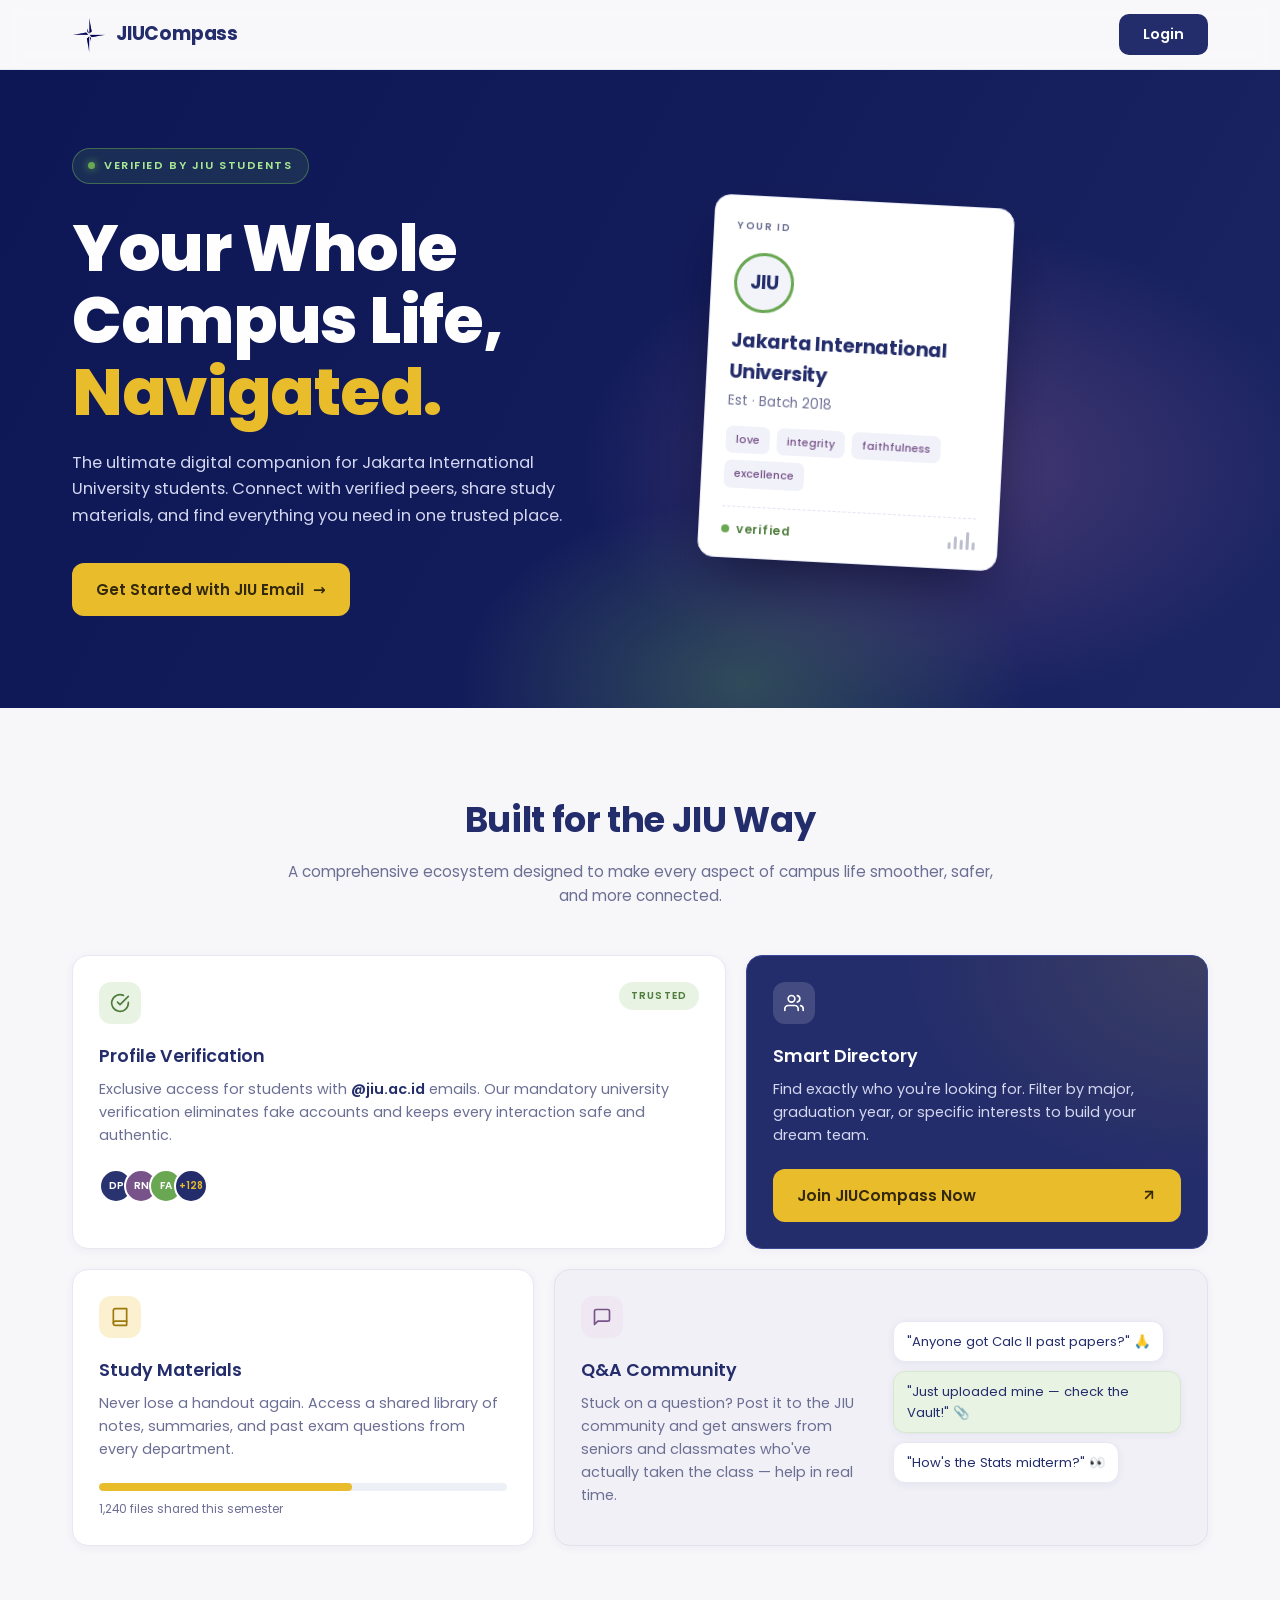
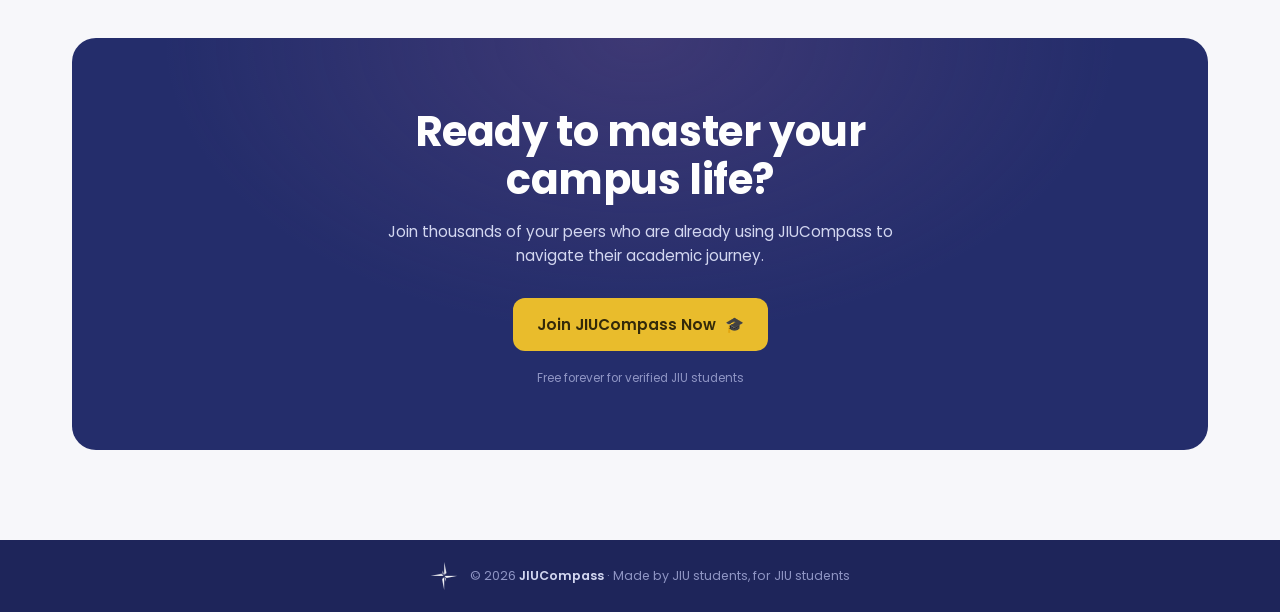
<file: index.html>
<!DOCTYPE html>
<html lang="en">
<head>
  <meta charset="UTF-8" />
  <meta name="viewport" content="width=device-width, initial-scale=1.0" />
  <title>JIUCompass — Your Whole Campus Life, Navigated.</title>
  <meta name="description" content="The ultimate digital companion for Jakarta International University students. Connect with verified peers, share study materials, and navigate campus life in one trusted place." />
  <link rel="preconnect" href="https://fonts.googleapis.com">
  <link rel="preconnect" href="https://fonts.gstatic.com" crossorigin>
  <link href="https://fonts.googleapis.com/css2?family=Poppins:wght@400;500;600;700;800&display=swap" rel="stylesheet">
  <link rel="icon" type="image/png" href="logo-navy.png" />
  <link rel="stylesheet" href="landing.css" />
</head>
<body>

  <!-- ===================== NAVBAR ===================== -->
  <header class="nav">
    <div class="wrap nav__in">
      <a class="logo" href="index.html" aria-label="JIUCompass home">
        <img class="logo__img" src="logo-navy.png" alt="" width="34" height="34" />
        <span class="logo__name">JIUCompass</span>
      </a>

      <nav class="nav__links" aria-label="Page sections">
        <!-- <a href="#features">Features</a>
        <a href="#directory">Directory</a>
        <a href="#materials">Materials</a>
        <a href="#community">Community</a> -->
      </nav>

      <div class="nav__right">
        <!-- <button class="nav__search" type="button" aria-label="Search" onclick="toast('Search lives inside the app — log in to try it')">
          <svg viewBox="0 0 24 24" width="18" height="18" fill="none" stroke="currentColor" stroke-width="2" stroke-linecap="round" stroke-linejoin="round" aria-hidden="true"><circle cx="11" cy="11" r="8"></circle><line x1="21" y1="21" x2="16.65" y2="16.65"></line></svg>
        </button> -->
        <button class="btn btn--navy" type="button" data-open-auth="login">Login</button>
      </div>
    </div>
  </header>

  <!-- ===================== HERO ===================== -->
  <section class="hero">
    <div class="wrap hero__in">
      <div class="hero__copy">
        <p class="hero__badge"><i aria-hidden="true"></i>Verified by JIU students</p>

        <h1 class="hero__title">Your Whole<br />Campus Life,<br /><em>Navigated.</em></h1>

        <p class="hero__lede">
          The ultimate digital companion for Jakarta International University
          students. Connect with verified peers, share study materials, and
          find everything you need in one trusted place.
        </p>

        <div class="hero__actions">
          <button class="btn btn--solid" type="button" data-open-auth="register">
            Get Started with JIU Email <span aria-hidden="true">→</span>
          </button>
          <!-- <a class="btn btn--soft" href="app.html">Explore Marketplace</a> -->
        </div>
      </div>

        <div class="hero__card">
          <article class="idcard" aria-label="Example verified student profile">
            <div class="idcard__top">
              <span>Your ID</span>
            </div>
            <div class="idcard__avatar">JIU</div>
            <h2 class="idcard__name">Jakarta International University</h2>
            <p class="idcard__meta">Est · Batch 2018</p>
            <div class="idcard__tags">
              <span class="idcard__tag">love</span>
              <span class="idcard__tag">integrity</span>
              <span class="idcard__tag">faithfulness</span>
              <span class="idcard__tag">excellence</span>
            </div>
            <hr class="idcard__rule" />
            <div class="idcard__foot">
              <span class="idcard__verified"><span class="idcard__dot"></span>verified</span>
              <span class="idcard__bars" aria-hidden="true">
                <i style="height:40%"></i><i style="height:70%"></i>
                <i style="height:55%"></i><i style="height:100%"></i>
                <i style="height:45%"></i>
              </span>
            </div>
          </article>
        </div>



    </div>
  </section>

  <!-- ===================== FEATURES ===================== -->
  <section class="features" id="features">
    <div class="wrap">
      <div class="features__head">
        <h2 class="features__title">Built for the JIU Way</h2>
        <p class="features__sub">
          A comprehensive ecosystem designed to make every aspect of campus
          life smoother, safer, and more connected.
        </p>
      </div>

      <div class="bento">
        <!-- Profile Verification -->
        <article class="card card--wide" id="verification">
          <div class="card__top">
            <span class="card__icon card__icon--green" aria-hidden="true">
              <svg viewBox="0 0 24 24" width="20" height="20" fill="none" stroke="currentColor" stroke-width="2" stroke-linecap="round" stroke-linejoin="round"><path d="M22 11.08V12a10 10 0 1 1-5.93-9.14"></path><polyline points="22 4 12 14.01 9 11.01"></polyline></svg>
            </span>
            <span class="card__pill">Trusted</span>
          </div>
          <h3 class="card__title">Profile Verification</h3>
          <p class="card__body">
            Exclusive access for students with <b>@jiu.ac.id</b> emails. Our
            mandatory university verification eliminates fake accounts and
            keeps every interaction safe and authentic.
          </p>
          <div class="avatars" aria-label="Some of the verified students already on JIUCompass">
            <span>DP</span><span>RN</span><span>FA</span><span class="avatars__more">+128</span>
          </div>
        </article>

        <!-- Smart Directory -->
        <article class="card card--navy" id="directory">
          <span class="card__icon card__icon--ondark" aria-hidden="true">
            <svg viewBox="0 0 24 24" width="20" height="20" fill="none" stroke="currentColor" stroke-width="2" stroke-linecap="round" stroke-linejoin="round"><path d="M17 21v-2a4 4 0 0 0-4-4H5a4 4 0 0 0-4 4v2"></path><circle cx="9" cy="7" r="4"></circle><path d="M23 21v-2a4 4 0 0 0-3-3.87"></path><path d="M16 3.13a4 4 0 0 1 0 7.75"></path></svg>
          </span>
          <h3 class="card__title">Smart Directory</h3>
          <p class="card__body">
            Find exactly who you're looking for. Filter by major, graduation
            year, or specific interests to build your dream team.
          </p>
          <div class="card__cta">
            <button class="btn btn--solid" type="button" data-open-auth="register">
              Join JIUCompass Now
              <svg viewBox="0 0 24 24" width="16" height="16" fill="none" stroke="currentColor" stroke-width="2.5" stroke-linecap="round" stroke-linejoin="round" aria-hidden="true"><line x1="7" y1="17" x2="17" y2="7"></line><polyline points="7 7 17 7 17 17"></polyline></svg>
            </button>
          </div>
        </article>

        <!-- Study Materials -->
        <article class="card" id="materials">
          <span class="card__icon card__icon--gold" aria-hidden="true">
            <svg viewBox="0 0 24 24" width="20" height="20" fill="none" stroke="currentColor" stroke-width="2" stroke-linecap="round" stroke-linejoin="round"><path d="M4 19.5A2.5 2.5 0 0 1 6.5 17H20"></path><path d="M6.5 2H20v20H6.5A2.5 2.5 0 0 1 4 19.5v-15A2.5 2.5 0 0 1 6.5 2z"></path></svg>
          </span>
          <h3 class="card__title">Study Materials</h3>
          <p class="card__body">
            Never lose a handout again. Access a shared library of notes,
            summaries, and past exam questions from every department.
          </p>
          <div class="progress" role="img" aria-label="1,240 files shared this semester — well past the halfway goal">
            <span class="progress__bar"><i style="width:62%"></i></span>
            <span class="progress__cap">1,240 files shared this semester</span>
          </div>
        </article>

        <!-- Q&A Community -->
        <article class="card card--tint card--wide" id="community">
          <div class="card__split">
            <div>
              <span class="card__icon card__icon--purple" aria-hidden="true">
                <svg viewBox="0 0 24 24" width="20" height="20" fill="none" stroke="currentColor" stroke-width="2" stroke-linecap="round" stroke-linejoin="round"><path d="M21 15a2 2 0 0 1-2 2H7l-4 4V5a2 2 0 0 1 2-2h14a2 2 0 0 1 2 2z"></path></svg>
              </span>
              <h3 class="card__title">Q&amp;A Community</h3>
              <p class="card__body">
                Stuck on a question? Post it to the JIU community and get
                answers from seniors and classmates who've actually taken the
                class — help in real time.
              </p>
            </div>
            <div class="chat" aria-hidden="true">
              <p>"Anyone got Calc II past papers?" 🙏</p>
              <p class="chat__reply">"Just uploaded mine — check the Vault!" 📎</p>
              <p>"How's the Stats midterm?" 👀</p>
            </div>
          </div>
        </article>
      </div>
    </div>
  </section>

  <!-- ===================== CTA ===================== -->
  <section class="cta-section">
    <div class="wrap">
      <div class="cta">
        <h2 class="cta__title">Ready to master your<br />campus life?</h2>
        <p class="cta__body">
          Join thousands of your peers who are already using JIUCompass to
          navigate their academic journey.
        </p>
        <button class="btn btn--solid" type="button" data-open-auth="register">
          Join JIUCompass Now <span aria-hidden="true">🎓</span>
        </button>
        <p class="cta__note">Free forever for verified JIU students</p>
      </div>
    </div>
  </section>

  <!-- ===================== FOOTER ===================== -->
  <footer class="footer">
    <div class="wrap footer__in">
      <img class="logo__img logo__img--sm" src="logo-white.png" alt="JIU Compass" width="28" height="28" />
      <span>© 2026 <b>JIUCompass</b> · Made by JIU students, for JIU students</span>
    </div>
  </footer>

  <!-- ===================== AUTH POPUP ===================== -->
  <div class="modal" id="authModal" aria-hidden="true">
    <div class="modal__backdrop" data-close-auth></div>
    <div class="modal__dialog" role="dialog" aria-modal="true" aria-label="Log in or create your account">
      <button class="modal__close" type="button" data-close-auth aria-label="Close">&times;</button>

      <div class="auth-modal">
        <!-- brand side with live-updating ID card -->
        <section class="auth-modal__brand">
          <div>
            <a class="logo" href="index.html" aria-label="JIUCompass home">
              <img class="logo__img logo__img--sm" src="logo-white.png" alt="" width="28" height="28" />
              <span class="logo__name">JIUCompass</span>
            </a>
            <h2 class="auth__pitch">Your student ID, <em>reimagined.</em></h2>
            <ul class="auth__points">
              <li><span class="tick">✓</span> One verified identity across notes, chat &amp; marketplace</li>
              <li><span class="tick">✓</span> Only @jiu.ac.id emails — no strangers, no spam</li>
              <li><span class="tick">✓</span> Find classmates by major, batch, and interests</li>
            </ul>
          </div>

          <div class="preview-wrap">
            <p class="label-mono" style="margin-bottom:12px">Live preview</p>
            <article class="idcard" aria-label="Live preview of your student ID">
              <div class="idcard__top"><span>Student</span><span id="pvBirthday">🎂 —</span></div>
              <div class="idcard__avatar" id="pvAvatar">?</div>
              <h2 class="idcard__name" id="pvName">Your Name</h2>
              <p class="idcard__meta" id="pvMeta">Major · Batch —</p>
              <div class="idcard__tags" id="pvTags"><span class="idcard__tag">interests</span></div>
              <hr class="idcard__rule" />
              <div class="idcard__foot">
                <span class="idcard__verified" id="pvStatus" style="color:#a9adcc">
                  <span class="idcard__dot" style="background:#d8dbec"></span>not verified
                </span>
                <span class="idcard__bars" aria-hidden="true">
                  <i style="height:40%"></i><i style="height:70%"></i>
                  <i style="height:55%"></i><i style="height:100%"></i><i style="height:45%"></i>
                </span>
              </div>
            </article>
          </div>
        </section>

        <!-- form side -->
        <section class="auth-modal__form">
          <div class="formcard" style="width:100%;max-width:none">
            <div class="tabs" role="tablist" aria-label="Login or register">
              <button class="tab" id="tab-login"    role="tab" aria-selected="false" aria-controls="panel-login" type="button">Log in</button>
              <button class="tab" id="tab-register" role="tab" aria-selected="true"  aria-controls="panel-register" type="button">Create account</button>
            </div>

            <!-- LOGIN PANEL -->
            <div id="panel-login" role="tabpanel" aria-labelledby="tab-login" hidden>
              <p class="formcard__kicker">Welcome back</p>
              <h2 class="formcard__title">Log in to JIUCompass</h2>
              <p class="formcard__sub">Use the campus email you verified with.</p>
              <form id="loginForm" novalidate>
                <div class="field field--email">
                  <label for="loginEmail">Campus email</label>
                  <input class="input" type="text" id="loginEmail" placeholder="yourname" autocomplete="username" />
                  <span class="suffix">@jiu.ac.id</span>
                </div>
                <div class="field">
                  <label for="loginPass">Password</label>
                  <input class="input" type="password" id="loginPass" placeholder="••••••••" autocomplete="current-password" />
                </div>
                <div style="text-align:right;margin:-6px 0 18px;">
                  <span class="link" onclick="toast('Password reset link sent (mock)')">Forgot password?</span>
                </div>
                <button class="btn btn--solid btn--block" type="submit">Log in</button>
              </form>
              <div class="divider">or</div>
              <button class="btn btn--ghost btn--block" style="color:var(--ink);border-color:#dee1ef" type="button" onclick="toast('SSO is a mock in this prototype')">Continue with JIU Single Sign-On</button>
              <p class="formcard__foot">New here? <span class="link" data-goto="register">Create an account</span></p>
            </div>

            <!-- REGISTER PANEL -->
            <div id="panel-register" role="tabpanel" aria-labelledby="tab-register">
              <p class="formcard__kicker">Join the pilot</p>
              <h2 class="formcard__title">Create your account</h2>
              <p class="formcard__sub">Fill this in and watch your student ID build itself.</p>
              <form id="registerForm" novalidate>
                <div class="field">
                  <label for="fullName">Full name</label>
                  <input class="input" type="text" id="fullName" placeholder="e.g. Sinta Maharani" autocomplete="name" />
                </div>
                <div class="field field--email">
                  <label for="regEmail">Campus email</label>
                  <input class="input" type="text" id="regEmail" placeholder="yourname" autocomplete="email" />
                  <span class="suffix">@jiu.ac.id</span>
                  <p class="hint" id="emailHint">Only @jiu.ac.id addresses can register.</p>
                </div>
                <div class="row">
                  <div class="field">
                    <label for="major">Major</label>
                    <select class="select" id="major">
                      <option value="" disabled selected>Choose…</option>
                      <option>Accounting</option>
                      <option>English Literature</option>
                      <option>Information Systems</option>
                      <option>IT</option>
                      <option>Japanese Literature</option>
                      <option>Visual Communication Design</option>
                    </select>
                  </div>
                  <div class="field">
                    <label for="batch">Batch</label>
                    <select class="select" id="batch">
                      <option value="" disabled selected>Year…</option>
                      <option>2026</option><option>2025</option>
                      <option>2024</option><option>2023</option>
                    </select>
                  </div>
                </div>
                <div class="field">
                  <label for="interests">Interests <span style="text-transform:none;letter-spacing:0;color:#a9adcc">(comma separated, up to 3)</span></label>
                  <input class="input" type="text" id="interests" placeholder="photography, basketball, ui/ux" />
                </div>
                <div class="field">
                  <label for="birthday">Birthday <span style="text-transform:none;letter-spacing:0;color:#a9adcc">(day and month, e.g. 15 March)</span></label>
                  <input class="input" type="text" id="birthday" placeholder="15 March" autocomplete="bday" />
                </div>
                <div class="field">
                  <label for="regPass">Password</label>
                  <input class="input" type="password" id="regPass" placeholder="At least 8 characters" autocomplete="new-password" />
                </div>
                <button class="btn btn--solid btn--block" type="submit">Create account &amp; verify email</button>
                <p class="hint" style="text-align:center;margin-top:12px">We'll email a 6-digit code to confirm it's really you.</p>
              </form>
              <p class="formcard__foot">Already verified? <span class="link" data-goto="login">Log in</span></p>
            </div>
          </div>
        </section>
      </div>
    </div>
  </div>



  <script src="app.js"></script>
</body>
</html>
</file>
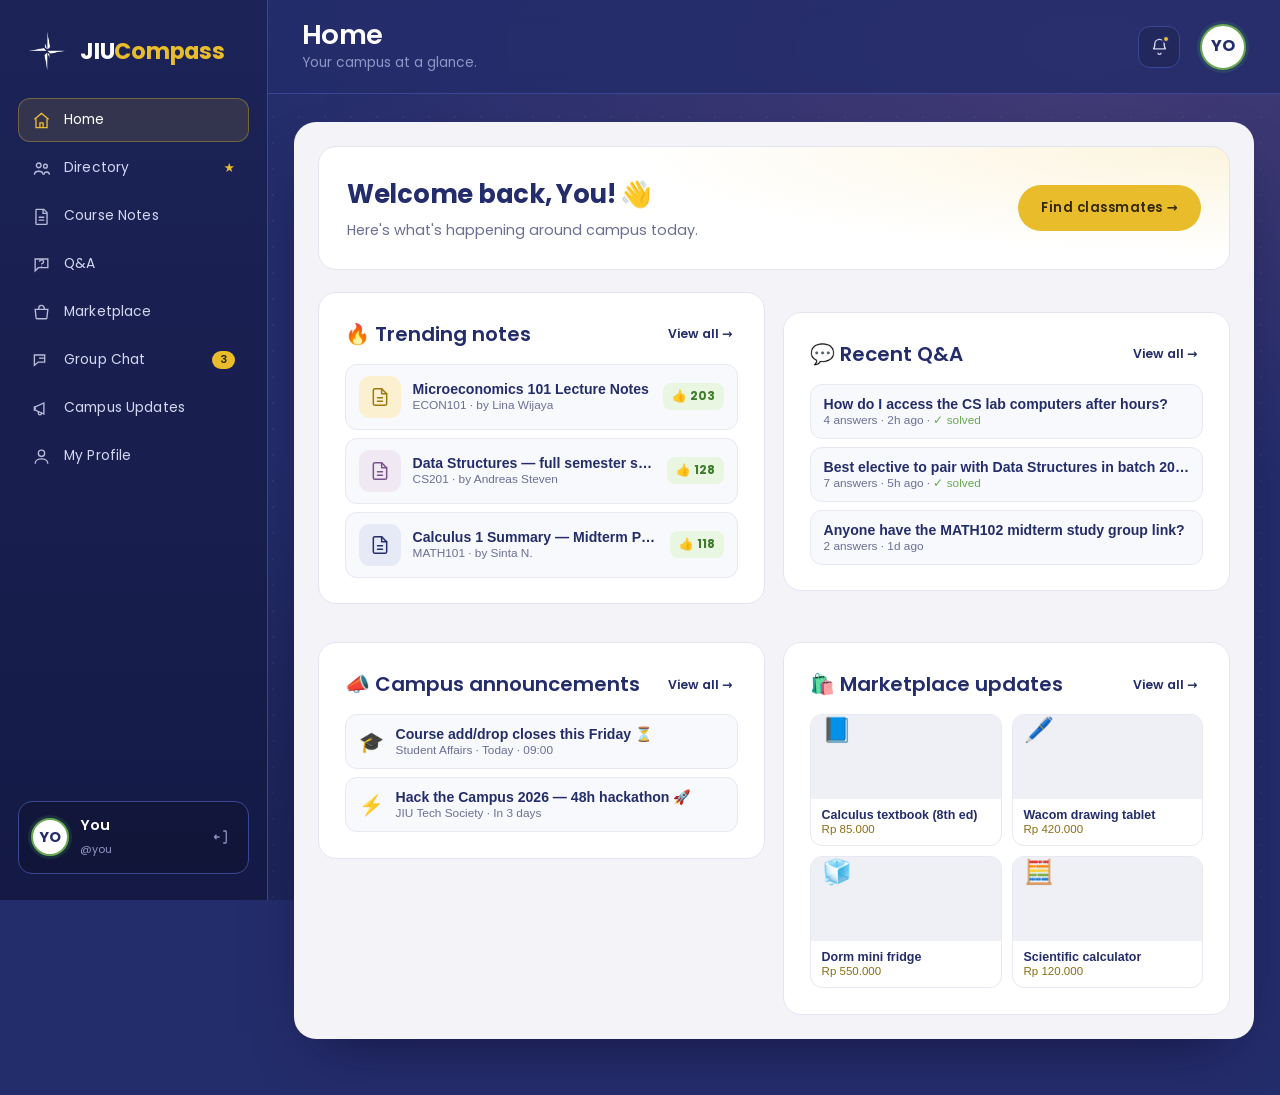
<file: app.html>
<!DOCTYPE html>
<html lang="en">
<head>
  <meta charset="UTF-8" />
  <meta name="viewport" content="width=device-width, initial-scale=1.0" />
  <title>JIUCompass — Campus</title>
  <link rel="preconnect" href="https://fonts.googleapis.com">
  <link rel="preconnect" href="https://fonts.gstatic.com" crossorigin>
  <link href="https://fonts.googleapis.com/css2?family=Poppins:ital,wght@0,400;0,500;0,600;0,700;0,800;1,400;1,600&display=swap" rel="stylesheet">
  <link rel="icon" type="image/png" href="logo-navy.png" />
  <link rel="stylesheet" href="styles.css" />
  <link rel="stylesheet" href="app.css" />
</head>
<body>
  <div class="bg-texture" aria-hidden="true"></div>

  <div class="app shell">

    <!-- ===================== SIDEBAR ===================== -->
    <aside class="side">
      <a class="brand side__brand" href="index.html" aria-label="JIUCompass home">
        <img class="brand__logo" src="logo-white.png" alt="" width="38" height="38" />
        <span class="brand__name">JIU<em>Compass</em></span>
      </a>

      <nav class="navlist" aria-label="Main">
        <button class="navitem is-active" data-view="home">
          <svg viewBox="0 0 24 24" fill="none" stroke="currentColor" stroke-width="1.7"><path d="M3 10.5 12 3l9 7.5"/><path d="M5 9.5V21h14V9.5"/><path d="M10 21v-6h4v6"/></svg>
          Home
        </button>
        <button class="navitem navitem--feature" data-view="directory">
          <svg viewBox="0 0 24 24" fill="none" stroke="currentColor" stroke-width="1.7"><circle cx="8.5" cy="8" r="3"/><path d="M3 20c0-3 2.5-4.5 5.5-4.5S14 17 14 20"/><circle cx="17" cy="9" r="2.4"/><path d="M15 20c0-2.4 1.7-3.6 3.8-3.6S22 17.6 22 20"/></svg>
          Directory
          <span class="star" title="Featured">★</span>
        </button>
        <button class="navitem" data-view="notes">
          <svg viewBox="0 0 24 24" fill="none" stroke="currentColor" stroke-width="1.7"><path d="M6 3h9l4 4v14a1 1 0 0 1-1 1H6a1 1 0 0 1-1-1V4a1 1 0 0 1 1-1z"/><path d="M14 3v5h5"/><path d="M8.5 13h7M8.5 16.5h7"/></svg>
          Course Notes
        </button>
        <button class="navitem" data-view="qa">
          <svg viewBox="0 0 24 24" fill="none" stroke="currentColor" stroke-width="1.7"><path d="M4 5h16v11H8l-4 4z"/><path d="M9.5 8.5a2.5 2.5 0 1 1 3 2.4v1.1"/><circle cx="12" cy="14.6" r=".2" fill="currentColor" stroke-width="1.4"/></svg>
          Q&amp;A
        </button>
        <button class="navitem" data-view="marketplace">
          <svg viewBox="0 0 24 24" fill="none" stroke="currentColor" stroke-width="1.7"><path d="M4 8h16l-1.2 11a1 1 0 0 1-1 .9H6.2a1 1 0 0 1-1-.9L4 8z"/><path d="M8.5 8V6.5a3.5 3.5 0 0 1 7 0V8"/></svg>
          Marketplace
        </button>
        <button class="navitem" data-view="chat">
          <svg viewBox="0 0 24 24" fill="none" stroke="currentColor" stroke-width="1.7"><path d="M3 5h13v9H8l-5 4z"/><path d="M9 9h6"/></svg>
          Group Chat
          <span class="badge">3</span>
        </button>
        <div class="navmore" id="navMore">
          <button class="navitem navitem--more" type="button" id="moreBtn" aria-haspopup="true" aria-expanded="false" aria-controls="moreMenu">
            <img src="logo-white.png" alt="" class="navitem--more__icon" width="19" height="19" />
            More
          </button>
          <div class="navmore__menu" id="moreMenu" hidden>
            <button class="navmore__item" type="button" data-view="notes">
              <svg viewBox="0 0 24 24" fill="none" stroke="currentColor" stroke-width="1.7"><path d="M6 3h9l4 4v14a1 1 0 0 1-1 1H6a1 1 0 0 1-1-1V4a1 1 0 0 1 1-1z"/><path d="M14 3v5h5"/><path d="M8.5 13h7M8.5 16.5h7"/></svg>
              Course Notes
            </button>
            <button class="navmore__item" type="button" data-view="qa">
              <svg viewBox="0 0 24 24" fill="none" stroke="currentColor" stroke-width="1.7"><path d="M4 5h16v11H8l-4 4z"/><path d="M9.5 8.5a2.5 2.5 0 1 1 3 2.4v1.1"/><circle cx="12" cy="14.6" r=".2" fill="currentColor" stroke-width="1.4"/></svg>
              Q&amp;A
            </button>
            <button class="navmore__item" type="button" data-view="marketplace">
              <svg viewBox="0 0 24 24" fill="none" stroke="currentColor" stroke-width="1.7"><path d="M4 8h16l-1.2 11a1 1 0 0 1-1 .9H6.2a1 1 0 0 1-1-.9L4 8z"/><path d="M8.5 8V6.5a3.5 3.5 0 0 1 7 0V8"/></svg>
              Marketplace
            </button>
            <button class="navmore__item" type="button" data-view="updates">
              <svg viewBox="0 0 24 24" fill="none" stroke="currentColor" stroke-width="1.7"><path d="M4 10v4l11 5V5L4 10z"/><path d="M4 10H3v4h1"/><path d="M8 15v3a2 2 0 0 0 4 0v-1"/></svg>
              Campus Updates
            </button>
          </div>
        </div>
        <button class="navitem" data-view="updates">
          <svg viewBox="0 0 24 24" fill="none" stroke="currentColor" stroke-width="1.7"><path d="M4 10v4l11 5V5L4 10z"/><path d="M4 10H3v4h1"/><path d="M8 15v3a2 2 0 0 0 4 0v-1"/></svg>
          Campus Updates
        </button>
        <button class="navitem" data-view="profile">
          <svg viewBox="0 0 24 24" fill="none" stroke="currentColor" stroke-width="1.7"><circle cx="12" cy="8" r="4"/><path d="M4 21c0-4 4-6 8-6s8 2 8 6"/></svg>
          My Profile
        </button>
      </nav>

      <div class="side__me">
        <span class="avatar avatar--sm avatar--v" id="sideAvatar">?</span>
        <span class="who"><b id="sideName">Loading…</b><span id="sideEmail">@jiu.ac.id</span></span>
        <a class="side__logout" href="index.html" title="Log out" aria-label="Log out">
          <svg viewBox="0 0 24 24" width="18" height="18" fill="none" stroke="currentColor" stroke-width="1.7"><path d="M15 4h3a1 1 0 0 1 1 1v14a1 1 0 0 1-1 1h-3"/><path d="M10 12H3m0 0 3-3m-3 3 3 3"/></svg>
        </a>
      </div>
    </aside>

    <!-- ===================== MAIN ===================== -->
    <div class="main">
      <header class="top">
        <div class="top__titles">
          <h1 id="pageTitle">My Profile</h1>
          <p id="pageSub">Your verified student identity across JIUCompass.</p>
        </div>

        <button class="iconbtn" style="margin-left:auto" title="Campus updates" data-view="updates">
          <span class="ping"></span>
          <svg viewBox="0 0 24 24" width="19" height="19" fill="none" stroke="currentColor" stroke-width="1.7"><path d="M6 9a6 6 0 1 1 12 0c0 5 2 6 2 6H4s2-1 2-6z"/><path d="M10 20a2 2 0 0 0 4 0"/></svg>
        </button>
        <span class="avatar avatar--md avatar--v" id="topAvatar">?</span>
        <a class="iconbtn iconbtn--logout" href="index.html" title="Log out" aria-label="Log out">
          <svg viewBox="0 0 24 24" width="19" height="19" fill="none" stroke="currentColor" stroke-width="1.7"><path d="M15 4h3a1 1 0 0 1 1 1v14a1 1 0 0 1-1 1h-3"/><path d="M10 12H3m0 0 3-3m-3 3 3 3"/></svg>
        </a>
      </header>

      <main class="content">

        <!-- ---------- HOME ---------- -->
        <section class="view" id="view-home">
          <div class="hello">
            <div>
              <h2 class="hello__title" id="helloTitle">Welcome back! 👋</h2>
              <p class="hello__sub">Here's what's happening around campus today.</p>
            </div>
            <button class="btn btn--solid" data-view="directory">Find classmates →</button>
          </div>
          <div class="homegrid">
            <article class="panel home__panel">
              <div class="home__head"><h3>🔥 Trending notes</h3><button class="home__more" data-view="notes">View all →</button></div>
              <div class="home__list" id="homeNotes"></div>
            </article>
            <article class="panel home__panel">
              <div class="home__head"><h3>💬 Recent Q&amp;A</h3><button class="home__more" data-view="qa">View all →</button></div>
              <div class="home__list" id="homeQA"></div>
            </article>
            <article class="panel home__panel">
              <div class="home__head"><h3>📣 Campus announcements</h3><button class="home__more" data-view="updates">View all →</button></div>
              <div class="home__list" id="homeUpdates"></div>
            </article>
            <article class="panel home__panel">
              <div class="home__head"><h3>🛍️ Marketplace updates</h3><button class="home__more" data-view="marketplace">View all →</button></div>
              <div class="home__market" id="homeMarket"></div>
            </article>
          </div>
        </section>

        <!-- ---------- MY PROFILE ---------- -->
        <section class="view" id="view-profile">
          <div class="profilegrid">
            <article class="idcard">
              <div class="idcard__top"><span>Student</span><span id="profileBirthday">🎂 —</span></div>
              <label class="avatar-upload" title="Upload profile photo" aria-label="Upload profile photo">
                <div class="idcard__avatar" id="profileAvatar">?</div>
                <div class="avatar-upload__overlay">
                  <svg viewBox="0 0 24 24" width="22" height="22" fill="none" stroke="currentColor" stroke-width="2" stroke-linecap="round" stroke-linejoin="round"><path d="M23 19a2 2 0 0 1-2 2H3a2 2 0 0 1-2-2V8a2 2 0 0 1 2-2h4l2-3h6l2 3h4a2 2 0 0 1 2 2z"/><circle cx="12" cy="13" r="4"/></svg>
                  <span>Change</span>
                </div>
                <input type="file" id="avatarInput" accept="image/*" style="display:none" />
              </label>
              <h2 class="idcard__name" id="profileName">Your Name</h2>
              <p class="idcard__meta" id="profileMeta">Major · Batch —</p>
              <div class="idcard__tags" id="profileTags">
                <span class="idcard__tag">interests</span>
              </div>
              <hr class="idcard__rule" />
              <div class="idcard__foot">
                <span class="idcard__verified"><span class="idcard__dot"></span>verified</span>
                <span class="idcard__bars" aria-hidden="true"><i style="height:40%"></i><i style="height:70%"></i><i style="height:55%"></i><i style="height:100%"></i><i style="height:45%"></i></span>
              </div>
            </article>

            <div>
              <div class="panel">
                <h3>Activity</h3>
                <div class="statrow">
                  <div class="stat"><b>18</b><span>Notes shared</span></div>
                  <div class="stat"><b>342</b><span>Upvotes earned</span></div>
                  <div class="stat"><b>27</b><span>Answers given</span></div>
                </div>
              </div>

              <div class="panel">
                <h3>Details</h3>
                <dl class="kv">
                  <dt>Campus email</dt><dd id="detailEmail">—</dd>
                  <dt>Major</dt><dd id="detailMajor">—</dd>
                  <dt>Batch</dt><dd id="detailBatch">—</dd>
                  <dt>Birthday</dt><dd id="detailBirthday">—</dd>
                  <dt>Interests</dt><dd id="detailInterests">—</dd>
                  <dt>Status</dt><dd style="color:var(--green)">● Verified student</dd>
                </dl>
                <div style="margin-top:20px; display:flex; gap:10px; flex-wrap:wrap;">
                  <button class="btn btn--solid" data-toast="Profile editor is a mock in this prototype">Edit profile</button>
                </div>
              </div>
            </div>
          </div>
        </section>
        </section>

        <!-- ---------- DIRECTORY ---------- -->
        <section class="view" id="view-directory" hidden>
          <div class="toolbar">
            <div class="filterfield">
              <svg viewBox="0 0 24 24" fill="none" stroke="currentColor" stroke-width="1.8"><circle cx="11" cy="11" r="7"/><path d="m20 20-3.2-3.2"/></svg>
              <input id="dirSearch" type="text" placeholder="Search name or interest…" />
            </div>
            <select class="selectmini" id="dirMajor"><option value="">All majors</option></select>
            <select class="selectmini" id="dirBatch"><option value="">All batches</option></select>
            <span class="toolbar__spacer"></span>
            <span class="count" id="dirCount"></span>
          </div>
          <div class="peoplegrid" id="dirGrid"></div>
        </section>

        <!-- ---------- COURSE NOTES · ACADEMIC VAULT ---------- -->
        <section class="view" id="view-notes" hidden>
          <div class="vault">
            <div class="vault__head">
              <div>
                <h2 class="vault__title">Academic Vault</h2>
                <p class="vault__sub">The central repository for high-quality student contributions. Verified notes, summaries, and lecture materials for Jakarta International University.</p>
              </div>
              <div class="vault__total">
                <div><span>Total files</span><b id="vaultTotal">1,284</b></div>
                <svg viewBox="0 0 24 24" width="22" height="22" fill="none" stroke="currentColor" stroke-width="1.8" stroke-linecap="round" stroke-linejoin="round"><path d="M22 19a2 2 0 0 1-2 2H4a2 2 0 0 1-2-2V5a2 2 0 0 1 2-2h5l2 3h9a2 2 0 0 1 2 2z"/></svg>
              </div>
            </div>

            <div class="vault__bar">
              <div class="vault__search">
                <svg viewBox="0 0 24 24" width="16" height="16" fill="none" stroke="currentColor" stroke-width="1.8"><circle cx="11" cy="11" r="7"/><path d="m20 20-3.2-3.2"/></svg>
                <input id="noteSearch" type="text" placeholder="Search by course name, code, or topic…" />
              </div>
              <select class="vault__select" id="vaultMajor"><option value="">All Majors</option></select>
              <select class="vault__select" id="vaultYear"><option value="">All Years</option></select>
              <button class="vault__filter" type="button" data-toast="More filters coming soon (mock)" aria-label="More filters">
                <svg viewBox="0 0 24 24" width="16" height="16" fill="none" stroke="currentColor" stroke-width="1.8"><path d="M4 5h16l-6.5 7.5V19l-3 1.5v-8L4 5z"/></svg>
              </button>
              <button class="btn btn--solid vault__upload" type="button" data-open-form="note">+ Upload</button>
            </div>

            <div class="vault__tags" id="vaultTags">
              <button class="vtag" type="button" data-vtag="Data Structures">Data Structures</button>
              <button class="vtag" type="button" data-vtag="Microeconomics">Microeconomics</button>
              <button class="vtag" type="button" data-vtag="Calculus 1">Calculus 1</button>
              <button class="vtag" type="button" data-vtag="Indonesian Law">Indonesian Law</button>
              <button class="vtag vtag--all" type="button" data-vtag="">Show All Tags</button>
            </div>

            <div class="vault__tablewrap">
              <table class="vault__table">
                <thead>
                  <tr><th>Title &amp; Info</th><th>Contributor</th><th>Rating</th><th class="ta-r">Actions</th></tr>
                </thead>
                <tbody id="vaultBody"></tbody>
              </table>
            </div>

            <div class="vault__foot">
              <span id="vaultShowing">Showing 1 to 10 of 1,284 materials</span>
              <div class="pager">
                <button class="pager__b" type="button" data-toast="Previous page (mock)" aria-label="Previous">‹</button>
                <button class="pager__b is-active" type="button">1</button>
                <button class="pager__b" type="button" data-toast="Page 2 (mock)">2</button>
                <button class="pager__b" type="button" data-toast="Page 3 (mock)">3</button>
                <span class="pager__dots">…</span>
                <button class="pager__b" type="button" data-toast="Page 129 (mock)">129</button>
                <button class="pager__b" type="button" data-toast="Next page (mock)" aria-label="Next">›</button>
              </div>
            </div>
          </div>
        </section>

        <!-- ---------- Q&A ---------- -->
        <section class="view" id="view-qa" hidden>
          <div class="section-head">
            <h2>Recent questions</h2>
            <button class="btn btn--solid" data-open-form="question">Ask a question</button>
          </div>
          <div class="qalist" id="qaList"></div>
        </section>

        <!-- ---------- MARKETPLACE ---------- -->
        <section class="view" id="view-marketplace" hidden>
          <div class="section-head">
            <h2>Student marketplace</h2>
            <button class="btn btn--solid" data-open-form="item">+ Sell an item</button>
          </div>
          <div class="market" id="marketGrid"></div>
        </section>

        <!-- ---------- GROUP CHAT ---------- -->
        <section class="view" id="view-chat" hidden>
          <div class="chat">
            <div class="channels" id="channelList"></div>
            <div class="thread">
              <div class="thread__head" id="threadHead"></div>
              <div class="thread__body" id="threadBody"></div>
              <form class="composer" id="composer">
                <input id="msgInput" type="text" placeholder="Message the group…" autocomplete="off" />
                <button class="btn btn--solid" type="submit">Send</button>
              </form>
            </div>
          </div>
        </section>

        <!-- ---------- CAMPUS UPDATES ---------- -->
        <section class="view" id="view-updates" hidden>
          <div class="section-head">
            <h2>What's happening at JIU</h2>
            <span class="count">From verified orgs &amp; faculty</span>
          </div>
          <div class="updates" id="updateList"></div>
        </section>

      </main>
    </div>
  </div>

  <!-- ===================== FORM POPUP (notes / question / item) ===================== -->
  <div class="modal" id="formModal" aria-hidden="true">
    <div class="modal__backdrop" data-close-form></div>
    <div class="modal__dialog formmodal" role="dialog" aria-modal="true">
      <button class="modal__close" type="button" data-close-form aria-label="Close">&times;</button>

      <!-- UPLOAD NOTES -->
      <div class="formmodal__panel" id="form-note" hidden>
        <p class="formcard__kicker">Course notes</p>
        <h2 class="formcard__title">Upload notes</h2>
        <p class="formcard__sub">Share summaries, lecture notes, or past papers with campus.</p>
        <form id="noteForm" novalidate>
          <div class="field">
            <label for="nfTitle">Title</label>
            <input class="input" type="text" id="nfTitle" placeholder="Data Structures — full semester summary" />
          </div>
          <div class="row">
            <div class="field">
              <label for="nfCourse">Course code</label>
              <input class="input" type="text" id="nfCourse" placeholder="CS201" />
            </div>
            <div class="field">
              <label for="nfPages">Pages</label>
              <input class="input" type="number" id="nfPages" min="1" placeholder="12" />
            </div>
          </div>
          <div class="field">
            <label for="nfFile">File (PDF or image)</label>
            <input class="input input--file" type="file" id="nfFile" accept=".pdf,image/*" />
          </div>
          <button class="btn btn--solid btn--block" type="submit">Upload notes</button>
        </form>
      </div>

      <!-- ASK A QUESTION -->
      <div class="formmodal__panel" id="form-question" hidden>
        <p class="formcard__kicker">Q&amp;A</p>
        <h2 class="formcard__title">Ask a question</h2>
        <p class="formcard__sub">Classmates and seniors will answer based on their experience.</p>
        <form id="questionForm" novalidate>
          <div class="field">
            <label for="qfTitle">Your question</label>
            <input class="input" type="text" id="qfTitle" placeholder="How do I register for electives?" />
          </div>
          <div class="field">
            <label for="qfTags">Tags <span style="text-transform:none;letter-spacing:0;color:#a9adcc">(comma separated, up to 3)</span></label>
            <input class="input" type="text" id="qfTags" placeholder="academics, electives" />
          </div>
          <div class="field">
            <label for="qfDetail">Details <span style="text-transform:none;letter-spacing:0;color:#a9adcc">(optional)</span></label>
            <textarea class="input" id="qfDetail" rows="3" placeholder="Add any context that helps people answer…"></textarea>
          </div>
          <button class="btn btn--solid btn--block" type="submit">Post question</button>
        </form>
      </div>

      <!-- SELL AN ITEM -->
      <div class="formmodal__panel" id="form-item" hidden>
        <p class="formcard__kicker">Marketplace</p>
        <h2 class="formcard__title">Sell an item</h2>
        <p class="formcard__sub">List something for other verified JIU students.</p>
        <form id="itemForm" novalidate>
          <div class="field">
            <label for="ifTitle">Item name</label>
            <input class="input" type="text" id="ifTitle" placeholder="Calculus textbook (8th ed)" />
          </div>
          <div class="row">
            <div class="field">
              <label for="ifPrice">Price (Rp)</label>
              <input class="input" type="number" id="ifPrice" min="0" placeholder="85000" />
            </div>
            <div class="field">
              <label for="ifCond">Condition</label>
              <select class="select" id="ifCond">
                <option value="" disabled selected>Choose…</option>
                <option>Like new</option>
                <option>Good</option>
                <option>Used</option>
              </select>
            </div>
          </div>
          <div class="field">
            <label for="ifPhoto">Photo</label>
            <input class="input input--file" type="file" id="ifPhoto" accept="image/*" />
          </div>
          <button class="btn btn--solid btn--block" type="submit">Publish listing</button>
        </form>
      </div>

    </div>
  </div>

  <script src="dashboard.js"></script>
</body>
</html>
</file>
<file: landing.css>
/* =========================================================
   JIUCompass — Landing page ("Navigated." mockup)
   Standalone stylesheet: index.html only.
   auth.html / app.html keep using styles.css untouched.

   Palette (sampled from the mockup):
   hero navy      #0D1756 → #1C2664
   brand navy     #242D6B   (Biru tua)
   footer navy    #1E255A
   gold           #E9BC2C   (Kuning)
   green          #69A752   (Hijau)
   purple         #785389   (Ungu)
   page           #F7F7FA · cards #FFFFFF · lavender #F1F0F7
   Type: Poppins, everything.
   ========================================================= */
:root {
  --navy: #242d6b;
  --navy-deep: #131c5b;
  --navy-darker: #0d1756;
  --navy-footer: #1e255a;
  --navy-soft: #29336f;      /* secondary button fill on hero */
  --navy-line: #3b4795;

  --gold: #e9bc2c;
  --gold-hover: #f2cf5b;
  --gold-ink: #33290a;

  --green: #69a752;
  --green-light: #a8e891;
  --purple: #785389;

  --page: #f7f7fa;
  --paper: #ffffff;
  --lavender: #f1f0f7;
  --line: #e6e8f4;

  --ink: #242d6b;
  --ink-soft: #6c6f94;
  --pill-bg: #f0f1f9;        /* interest tag chips (used by .idcard__tag) */
  --pill-ink: #785389;       /* Ungu */

  --text: #d3d7f0;           /* body text on navy */
  --text-strong: #fefefe;
  --text-mute: #8f95c4;

  --font: "Poppins", system-ui, -apple-system, "Segoe UI", Roboto, sans-serif;
  --mono: "Poppins", system-ui, sans-serif;   /* matches styles.css */
  --serif: "Poppins", system-ui, sans-serif;  /* matches styles.css */
  --ease: cubic-bezier(.22,.61,.36,1);
  --radius: 16px;
}

* { box-sizing: border-box; }
html { scroll-behavior: smooth; }
body {
  margin: 0;
  font-family: var(--font);
  font-size: 16px;
  line-height: 1.6;
  color: var(--ink);
  background: var(--page);
  -webkit-font-smoothing: antialiased;
  text-rendering: optimizeLegibility;
}
a { color: inherit; text-decoration: none; }
img, svg { display: block; }

.wrap {
  width: 100%;
  max-width: 1200px;
  margin-inline: auto;
  padding-inline: 32px;
}

/* =========================================================
   Buttons
   ========================================================= */
.btn {
  font-family: var(--font);
  font-weight: 600;
  font-size: .95rem;
  border: none;
  border-radius: 12px;
  padding: 15px 24px;
  cursor: pointer;
  display: inline-flex;
  align-items: center;
  justify-content: center;
  gap: 9px;
  white-space: nowrap;
  transition: transform .18s var(--ease), background .18s var(--ease),
              color .18s var(--ease), box-shadow .18s var(--ease);
}
.btn:hover { transform: translateY(-1px); }

/* gold primary (kept as .btn--solid so the auth-modal markup matches) */
.btn--solid { background: var(--gold); color: var(--gold-ink); }
.btn--solid:hover { background: var(--gold-hover); box-shadow: 0 10px 24px rgba(233,188,44,.35); }

/* soft navy secondary (hero "Explore Marketplace") */
.btn--soft { background: var(--navy-soft); color: var(--text-strong); }
.btn--soft:hover { background: #333d80; }

/* small navy pill in the navbar */
.btn--navy { background: var(--navy); color: var(--text-strong); padding: 10px 24px; border-radius: 10px; font-size: .9rem; }
.btn--navy:hover { background: #2e3980; }

/* outline used inside the modal (SSO button) */
.btn--ghost { background: var(--paper); color: var(--ink); border: 1.5px solid var(--line); }
.btn--ghost:hover { border-color: var(--navy); }

.btn--block { width: 100%; }

/* =========================================================
   Navbar
   ========================================================= */
.nav {
  position: sticky;
  top: 0;
  z-index: 30;
  background: rgba(249,249,251,.88);
  -webkit-backdrop-filter: blur(10px);
  backdrop-filter: blur(10px);
  border-bottom: 1px solid var(--line);
}
.nav__in {
  display: flex;
  align-items: center;
  gap: 28px;
  padding-block: 14px;
}
.logo { display: flex; align-items: center; gap: 10px; }
.logo__mark { color: var(--navy); flex: none; }
.logo__name {
  font-weight: 700;
  font-size: 1.18rem;
  letter-spacing: -.01em;
  color: var(--navy);
}
.nav__links {
  display: flex;
  gap: 28px;
  margin-inline: auto;
}
.nav__links a {
  font-size: .9rem;
  font-weight: 500;
  color: var(--ink-soft);
  transition: color .16s var(--ease);
}
.nav__links a:hover { color: var(--navy); }
.nav__right { display: flex; align-items: center; gap: 16px; }
.nav__search {
  border: none;
  background: transparent;
  color: var(--ink-soft);
  cursor: pointer;
  padding: 6px;
  border-radius: 8px;
  display: grid;
  place-items: center;
  transition: color .16s var(--ease), background .16s var(--ease);
}
.nav__search:hover { color: var(--navy); background: #eef0f8; }

/* =========================================================
   Hero — deep navy gradient island
   ========================================================= */
.hero {
  position: relative;
  overflow: hidden;
  background:
    radial-gradient(46% 60% at 74% 62%, rgba(120,83,137,.5), transparent 62%),
    radial-gradient(34% 44% at 58% 96%, rgba(105,167,82,.32), transparent 65%),
    linear-gradient(118deg, var(--navy-darker) 0%, var(--navy-deep) 48%, #1c2664 100%);
  color: var(--text);
}
.hero__in {
  display: grid;
  grid-template-columns: 1.08fr .92fr;
  gap: 44px;
  align-items: center;
  padding-block: 78px 92px;
}
.hero__badge {
  display: inline-flex;
  align-items: center;
  gap: 9px;
  margin: 0 0 28px;
  padding: 8px 15px;
  border-radius: 999px;
  border: 1px solid rgba(105,167,82,.5);
  background: rgba(105,167,82,.15);
  font-size: .7rem;
  font-weight: 600;
  letter-spacing: .14em;
  text-transform: uppercase;
  color: var(--green-light);
}
.hero__badge i {
  width: 7px; height: 7px;
  border-radius: 50%;
  background: var(--green);
  box-shadow: 0 0 8px var(--green);
}
.hero__title {
  font-weight: 800;
  font-size: clamp(2.7rem, 5.4vw, 4.1rem);
  line-height: 1.1;
  letter-spacing: -.02em;
  color: var(--text-strong);
  margin: 0 0 22px;
}
.hero__title em { font-style: normal; color: var(--gold); }
.hero__lede {
  font-size: 1.02rem;
  max-width: 31rem;
  margin: 0 0 34px;
  color: var(--text);
}
.hero__actions { display: flex; flex-wrap: wrap; gap: 14px; }

/* floating verified-profile card */
.hero__visual {
  position: relative;
  display: flex;
  justify-content: center;
}
.hero__visual::before {          /* soft glow behind the card */
  content: "";
  position: absolute;
  inset: -8% -6%;
  background: radial-gradient(48% 48% at 52% 46%, rgba(120,83,137,.55), transparent 70%);
  filter: blur(6px);
  pointer-events: none;
}
.pcard {
  position: relative;
  width: min(340px, 100%);
  background: var(--paper);
  color: var(--ink);
  border-radius: 18px;
  padding: 20px;
  box-shadow: 0 34px 70px -18px rgba(5,8,40,.75), 0 6px 18px rgba(5,8,40,.35);
  animation: pcard-float 7s ease-in-out infinite;
  will-change: transform;
}
@keyframes pcard-float {
  0%, 100% { transform: translateY(0); }
  35%      { transform: translateY(-11px); }
  70%      { transform: translateY(-4px); }
}
.pcard__presence {
  position: absolute; top: 18px; right: 18px;
  width: 9px; height: 9px;
  border-radius: 50%;
  background: var(--green);
  box-shadow: 0 0 0 4px rgba(105,167,82,.18);
}
.pcard__head { display: flex; align-items: center; gap: 12px; }
.pcard__avatar {
  width: 46px; height: 46px;
  border-radius: 50%;
  display: grid; place-items: center;
  background: var(--navy);
  color: var(--gold);
  font-weight: 700;
  font-size: .9rem;
  flex: none;
}
.pcard__name {
  margin: 0;
  font-weight: 600;
  font-size: .98rem;
  display: flex; align-items: center; gap: 7px;
}
.pcard__tick {
  width: 15px; height: 15px;
  display: inline-grid; place-items: center;
  border-radius: 50%;
  background: var(--green);
  color: #fff;
  font-size: .58rem;
  flex: none;
}
.pcard__meta { margin: 2px 0 0; font-size: .8rem; color: var(--ink-soft); }
.pcard__panel {
  margin-top: 16px;
  background: #f4f5fa;
  border-radius: 12px;
  padding: 12px;
}
.pcard__label {
  margin: 0 0 8px;
  font-size: .66rem;
  font-weight: 600;
  letter-spacing: .16em;
  text-transform: uppercase;
  color: var(--ink-soft);
}
.pcard__row {
  display: flex; align-items: center; gap: 10px;
  background: var(--paper);
  border: 1px solid var(--line);
  border-radius: 10px;
  padding: 10px 12px;
  font-size: .84rem;
  font-weight: 500;
}
.pcard__row svg { color: var(--navy); flex: none; }



/* ---------- The signature: verified Student ID card ---------- */

.idcard {
  width: min(400px, 100%);
  background: var(--paper);
  color: var(--ink);
  border-radius: 22px;
  padding: 30px 32px 26px;
  border: 1px solid #e7e9f4;
  box-shadow: 0 34px 70px -24px rgba(36,45,107,.35), 0 8px 22px rgba(36,45,107,.10);
  transform: rotate(3deg);
  transition: transform .5s var(--ease);
}

/* the hero card floats on its own — no hover needed */
@keyframes idcard-float {
  0%   { transform: rotate(3deg)    translateY(0); }
  25%  { transform: rotate(.8deg)   translateY(-10px); }
  50%  { transform: rotate(-1.6deg) translateY(-4px); }
  75%  { transform: rotate(.6deg)   translateY(-13px); }
  100% { transform: rotate(3deg)    translateY(0); }
}
.hero__card .idcard {
  animation: idcard-float 4s ease-in-out infinite;
  will-change: transform;
}
/* hovering gently pauses the drift so the card is easy to read */
.hero__card:hover .idcard { animation-play-state:running; }

.idcard__top {
  display: flex;
  justify-content: space-between;
  font-family: var(--mono);
  font-size: .72rem;
  letter-spacing: .18em;
  text-transform: uppercase;
  color: var(--ink-soft);
}
.idcard__avatar {
  width: 74px; height: 74px;
  border-radius: 50%;
  display: grid; place-items: center;
  margin: 24px 0 20px;
  font-family: var(--serif);
  font-weight: 700;
  font-size: 1.5rem;
  color: var(--ink);
  background: #f3f4fa;
  border: 3px solid var(--green);
}
.idcard__name {
  font-family: var(--serif);
  font-weight: 700;
  font-size: 1.55rem;
  letter-spacing: -.01em;
  margin: 0;
}
.idcard__meta { color: var(--ink-soft); font-size: .95rem; margin: 4px 0 18px; }
.idcard__tags { display: flex; flex-wrap: wrap; gap: 8px; }
.idcard__tag {
  font-family: var(--mono);
  font-size: .72rem;
  color: var(--pill-ink);
  background: var(--pill-bg);
  border-radius: 7px;
  padding: 6px 11px;
}
.idcard__rule { border: none; border-top: 1.5px dashed #e0e3f1; margin: 22px 0 16px; }
.idcard__foot { display: flex; align-items: center; justify-content: space-between; }
.idcard__verified {
  font-family: var(--mono);
  font-size: .78rem;
  letter-spacing: .06em;
  color: #4e7c3b;
  display: inline-flex; align-items: center; gap: 8px;
}
.idcard__dot { width: 9px; height: 9px; border-radius: 50%; background: var(--green); }
.idcard__bars { display: flex; align-items: flex-end; gap: 3px; height: 20px; opacity: .5; }
.idcard__bars i { width: 3px; background: var(--ink-soft); border-radius: 2px; }

/* on the floating hero card the bars pulse like a tiny equalizer */
@keyframes idcard-bars {
  0%, 100% { transform: scaleY(1); }
  50%      { transform: scaleY(.45); }
}
.hero__card .idcard__bars i {
  transform-origin: bottom;
  animation: idcard-bars 1.6s ease-in-out infinite;
}
.hero__card .idcard__bars i:nth-child(2) { animation-delay: .2s; }
.hero__card .idcard__bars i:nth-child(3) { animation-delay: .4s; }
.hero__card .idcard__bars i:nth-child(4) { animation-delay: .6s; }
.hero__card .idcard__bars i:nth-child(5) { animation-delay: .8s; }




/* =========================================================
   "Built for the JIU Way" — bento features
   ========================================================= */
.features { padding-block: 84px; }
.features__head { text-align: center; max-width: 46rem; margin: 0 auto 46px; }
.features__title {
  font-weight: 700;
  font-size: clamp(1.65rem, 3vw, 2.2rem);
  letter-spacing: -.01em;
  color: var(--navy);
  margin: 0 0 12px;
}
.features__sub { margin: 0; font-size: .95rem; color: var(--ink-soft); }

.bento {
  display: grid;
  grid-template-columns: repeat(12, 1fr);
  gap: 20px;
}
.card {
  grid-column: span 5;
  background: var(--paper);
  border: 1px solid var(--line);
  border-radius: var(--radius);
  padding: 26px;
  box-shadow: 0 2px 10px rgba(36,45,107,.05);
  transition: transform .2s var(--ease), box-shadow .2s var(--ease);
}
.card:hover { transform: translateY(-4px); box-shadow: 0 16px 36px rgba(36,45,107,.10); }
.card--wide { grid-column: span 7; }

.card__top { display: flex; align-items: flex-start; justify-content: space-between; }
.card__icon {
  width: 42px; height: 42px;
  border-radius: 12px;
  display: grid; place-items: center;
  flex: none;
}
.card__icon--green  { background: #e9f3e4; color: #4e7c3b; }
.card__icon--gold   { background: #fbf0cf; color: #9c7a0e; }
.card__icon--purple { background: #efe8f2; color: var(--purple); }
.card__icon--ondark { background: rgba(255,255,255,.14); color: #fff; }
.card__pill {
  font-size: .64rem;
  font-weight: 600;
  letter-spacing: .12em;
  text-transform: uppercase;
  color: #4e7c3b;
  background: #e9f3e4;
  border-radius: 999px;
  padding: 6px 12px;
}
.card__title {
  font-weight: 600;
  font-size: 1.1rem;
  color: var(--navy);
  margin: 18px 0 8px;
}
.card__body { margin: 0; font-size: .9rem; color: var(--ink-soft); }
.card__body b { color: var(--navy); font-weight: 600; }

/* navy directory card */
.card--navy {
  background:
    radial-gradient(120% 140% at 100% 0%, rgba(233,188,44,.12), transparent 55%),
    var(--navy);
  border-color: var(--navy-line);
  display: flex;
  flex-direction: column;
}
.card--navy .card__title { color: var(--text-strong); }
.card--navy .card__body  { color: var(--text); }
.card__cta {
  margin-top: auto;
  padding-top: 22px;
}
.card__cta .btn { width: 100%; justify-content: space-between; text-align: left; }

/* avatar stack on the verification card */
.avatars { display: flex; margin-top: 22px; }
.avatars span {
  width: 34px; height: 34px;
  border-radius: 50%;
  display: grid; place-items: center;
  font-weight: 600;
  font-size: .64rem;
  color: #fff;
  background: var(--navy-soft);
  border: 2px solid var(--paper);
  margin-left: -9px;
}
.avatars span:first-child { margin-left: 0; }
.avatars span:nth-child(2) { background: var(--purple); }
.avatars span:nth-child(3) { background: var(--green); }
.avatars .avatars__more { background: var(--navy); color: var(--gold); font-size: .6rem; }

/* progress on the materials card */
.progress { margin-top: 22px; }
.progress__bar {
  display: block;
  height: 8px;
  border-radius: 999px;
  background: #eef0f8;
  overflow: hidden;
  
}
.progress__bar i { display: block; height: 100%; border-radius: 999px; background: var(--gold); }
.progress__cap { display: block; margin-top: 9px; font-size: .74rem; color: var(--ink-soft); }

/* Q&A community card */
.card--tint { background: var(--lavender); border-color: #e4e1ee; }
.card__split {
  display: grid;
  grid-template-columns: 1fr 1fr;
  gap: 24px;
  align-items: center;
}
.chat { display: grid; gap: 9px; }
.chat p {
  margin: 0;
  width: fit-content;
  max-width: 100%;
  background: var(--paper);
  border: 1px solid var(--line);
  border-radius: 12px;
  padding: 9px 13px;
  font-size: .82rem;
  color: var(--ink);
  box-shadow: 0 2px 8px rgba(36,45,107,.06);
}
.chat p.chat__reply {
  justify-self: end;
  background: #e9f3e4;
  border-color: #d6e8cc;
}

/* =========================================================
   CTA + footer
   ========================================================= */
.cta-section { padding-block: 8px 90px; }
.cta {
  background:
    radial-gradient(70% 120% at 50% 0%, rgba(120,83,137,.3), transparent 60%),
    var(--navy);
  border-radius: 24px;
  text-align: center;
  color: var(--text);
  padding: 70px 32px 62px;
}
.cta__title {
  font-weight: 700;
  font-size: clamp(1.8rem, 3.8vw, 2.6rem);
  line-height: 1.15;
  letter-spacing: -.01em;
  color: var(--text-strong);
  margin: 0 0 16px;
}
.cta__body { max-width: 32rem; margin: 0 auto 30px; font-size: .95rem; }
.cta__note { margin: 18px 0 0; font-size: .74rem; color: var(--text-mute); }

.footer {
  background: var(--navy-footer);
  color: var(--text-mute);
  text-align: center;
  padding-block: 22px;
  font-size: .78rem;
}
.footer b { color: var(--text); font-weight: 600; }

/* =========================================================
   AUTH MODAL — same hooks app.js expects, restyled to match
   ========================================================= */
.modal {
  position: fixed;
  inset: 0;
  z-index: 100;
  display: grid;
  place-items: center;
  padding: 20px;
  opacity: 0;
  visibility: hidden;
  transition: opacity .22s var(--ease), visibility .22s var(--ease);
}
.modal.is-open { opacity: 1; visibility: visible; }
.modal__backdrop {
  position: absolute; inset: 0;
  background: rgba(13,23,86,.6);
  -webkit-backdrop-filter: blur(5px);
  backdrop-filter: blur(5px);
}
.modal__dialog {
  position: relative;
  z-index: 1;
  width: min(920px, 100%);
  max-height: 92vh;
  overflow: auto;
  background: var(--paper);
  border-radius: 22px;
  box-shadow: 0 50px 120px rgba(5,8,40,.55);
  transform: translateY(10px) scale(.985);
  transition: transform .28s var(--ease);
}
.modal.is-open .modal__dialog { transform: none; }
.modal__close {
  position: absolute; top: 14px; right: 16px; z-index: 4;
  width: 38px; height: 38px;
  display: grid; place-items: center;
  border-radius: 10px;
  border: none;
  background: rgba(255,255,255,.14);
  color: var(--text-strong);
  font-size: 1.4rem; line-height: 1;
  cursor: pointer;
  transition: background .16s var(--ease);
}
.modal__close:hover { background: rgba(255,255,255,.28); }
.auth-modal { display: grid; grid-template-columns: 1fr 1.05fr; min-height: 580px; }
/* .auth-modal { display: grid; grid-template-columns: 1fr 1.05fr; min-height: 580px; align-items: start; } */

/* brand side — deep navy like the hero */
.auth-modal__brand {
  padding: 40px 38px;
  background:
    radial-gradient(60% 60% at 80% 90%, rgba(120,83,137,.45), transparent 65%),
    linear-gradient(150deg, var(--navy-darker), var(--navy-deep) 60%, #1c2664);
  color: var(--text);
  display: flex;
  flex-direction: column;
  gap: 28px;
  overflow: hidden;
  /* position: sticky;
  top: 0;
  border-radius: 22px 0 0 22px; */
}
.auth-modal__brand .logo__mark { color: var(--gold); }
.auth-modal__brand .logo__name { color: var(--text-strong); }
.auth__pitch {
  font-weight: 700;
  font-size: clamp(1.5rem, 2.4vw, 2rem);
  line-height: 1.18;
  letter-spacing: -.01em;
  color: var(--text-strong);
  margin: 22px 0 18px;
}
.auth__pitch em { font-style: normal; color: var(--gold); display: block; }
.auth__points { list-style: none; padding: 0; margin: 0; display: grid; gap: 12px; }
.auth__points li { display: flex; gap: 11px; font-size: .88rem; }
.auth__points .tick { color: var(--green-light); font-weight: 700; flex: none; }

.label-mono {
  font-size: .64rem;
  font-weight: 600;
  letter-spacing: .18em;
  text-transform: uppercase;
  color: var(--text-mute);
}
.preview-wrap { margin-top: auto; }
.preview-wrap .idcard { transform: rotate(-3deg); width: min(280px, 100%); }

/* live-preview student ID card (updated by app.js) */
.idcard {
  width: min(300px, 100%);
  background: var(--paper);
  color: var(--ink);
  border-radius: 16px;
  padding: 22px 22px 18px;
  box-shadow: 0 26px 60px -14px rgba(5,8,40,.7);
}
.idcard__top {
  display: flex;
  justify-content: space-between;
  font-size: .62rem;
  font-weight: 600;
  letter-spacing: .16em;
  text-transform: uppercase;
  color: var(--ink-soft);
}
.idcard__avatar {
  width: 60px; height: 60px;
  border-radius: 50%;
  display: grid; place-items: center;
  margin: 18px 0 14px;
  font-weight: 700;
  font-size: 1.15rem;
  color: var(--ink);
  background: #f3f4fa;
  border: 3px solid var(--green);
}
.idcard__name { font-weight: 700; font-size: 1.2rem; letter-spacing: -.01em; margin: 0; }
.idcard__meta { color: var(--ink-soft); font-size: .84rem; margin: 3px 0 14px; }
.idcard__tags { display: flex; flex-wrap: wrap; gap: 7px; }
.idcard__tag {
  font-size: .68rem;
  font-weight: 500;
  color: var(--pill-ink);
  background: var(--pill-bg);
  border-radius: 7px;
  padding: 5px 10px;
}
.idcard__rule { border: none; border-top: 1.5px dashed #e0e3f1; margin: 18px 0 13px; }
.idcard__foot { display: flex; align-items: center; justify-content: space-between; }
.idcard__verified {
  font-size: .74rem;
  font-weight: 600;
  color: #4e7c3b;
  display: inline-flex; align-items: center; gap: 7px;
}
.idcard__dot { width: 8px; height: 8px; border-radius: 50%; background: var(--green); }
.idcard__bars { display: flex; align-items: flex-end; gap: 3px; height: 18px; opacity: .45; }
.idcard__bars i { width: 3px; background: var(--ink-soft); border-radius: 2px; }

/* form side */
.auth-modal__form {
  padding: 40px 38px;
  overflow-y: auto;
  max-height: 80vh;
}
.formcard { width: 100%; }

/* prevent layout jump when switching between login and register tabs */
#panel-login,
#panel-register {
  display: block;
}
#panel-login[hidden],
#panel-register[hidden] {
  display: none;
}
#panel-login,
#panel-register {
  animation: panelFadeIn .18s ease;
}
@keyframes panelFadeIn {
  from { opacity: 0; transform: translateY(5px); }
  to   { opacity: 1; transform: translateY(0); }
}
.formcard__kicker {
  font-size: .66rem;
  font-weight: 600;
  letter-spacing: .18em;
  text-transform: uppercase;
  color: var(--purple);
  margin: 0;
}
.formcard__title {
  font-weight: 700;
  font-size: 1.55rem;
  letter-spacing: -.01em;
  color: var(--navy);
  margin: 8px 0 4px;
}
.formcard__sub { color: var(--ink-soft); font-size: .88rem; margin: 0 0 22px; }

.tabs {
  display: grid;
  grid-template-columns: 1fr 1fr;
  gap: 4px;
  background: #eef0f8;
  border-radius: 12px;
  padding: 4px;
  margin-bottom: 24px;
}
.tab {
  font-family: var(--font);
  font-weight: 600;
  font-size: .85rem;
  border: none;
  background: transparent;
  color: var(--ink-soft);
  padding: 10px;
  border-radius: 9px;
  cursor: pointer;
  transition: background .18s var(--ease), color .18s var(--ease);
}
.tab[aria-selected="true"] {
  background: var(--paper);
  color: var(--navy);
  box-shadow: 0 2px 8px rgba(36,45,107,.1);
}

.field { margin-bottom: 15px; }
.field label {
  display: block;
  font-size: .72rem;
  font-weight: 600;
  letter-spacing: .06em;
  text-transform: uppercase;
  color: var(--ink-soft);
  margin-bottom: 7px;
}
.input, .select {
  width: 100%;
  font-family: var(--font);
  font-size: .95rem;
  color: var(--ink);
  background: var(--paper);
  border: 1.5px solid #dee1ef;
  border-radius: 11px;
  padding: 12px 14px;
  transition: border-color .18s var(--ease), box-shadow .18s var(--ease);
}
.input::placeholder { color: #a9adcc; }
.input:focus, .select:focus {
  outline: none;
  border-color: var(--gold);
  box-shadow: 0 0 0 4px rgba(233,188,44,.18);
}
.field--email { position: relative; }
.field--email .suffix {
  position: absolute;
  right: 14px; top: 39px;
  font-size: .84rem;
  font-weight: 500;
  color: #a9adcc;
  pointer-events: none;
}
.hint { font-size: .78rem; color: var(--ink-soft); margin: 7px 2px 0; }
.hint--ok { color: #4e7c3b; }
.hint--bad { color: #c0432f; }

.row { display: grid; grid-template-columns: 1fr 1fr; gap: 12px; }

.formcard__foot { margin-top: 18px; text-align: center; font-size: .86rem; color: var(--ink-soft); }
.link { color: var(--purple); font-weight: 600; cursor: pointer; }
.link:hover { color: var(--navy); }

.divider {
  display: flex; align-items: center; gap: 14px;
  color: var(--ink-soft);
  font-size: .68rem;
  font-weight: 600;
  letter-spacing: .14em;
  text-transform: uppercase;
  margin: 18px 0;
}
.divider::before, .divider::after { content: ""; height: 1px; background: var(--line); flex: 1; }

/* toast (window.toast in app.js) */
.toast {
  position: fixed;
  left: 50%; bottom: 28px;
  transform: translate(-50%, 140%);
  background: var(--navy);
  color: #fff;
  font-family: var(--font);
  font-weight: 500;
  font-size: .84rem;
  padding: 13px 20px;
  border-radius: 12px;
  box-shadow: 0 20px 50px rgba(5,8,40,.45);
  z-index: 200;
  transition: transform .35s var(--ease);
  display: flex; align-items: center; gap: 10px;
}
.toast.show { transform: translate(-50%, 0); }
.toast .dot { width: 8px; height: 8px; border-radius: 50%; background: var(--green); flex: none; }

/* =========================================================
   Responsive + accessibility
   ========================================================= */
@media (max-width: 980px) {
  .hero__in { grid-template-columns: 1fr; gap: 52px; padding-block: 58px 72px; }
  .hero__visual { justify-content: flex-start; }
  .card, .card--wide { grid-column: span 6; }
  .card__split { grid-template-columns: 1fr; }
  .auth-modal { grid-template-columns: 1fr; }
  .auth-modal__brand { display: none; }
}
@media (max-width: 840px) {
  .nav__links { display: none; }
}
@media (max-width: 640px) {
  .wrap { padding-inline: 20px; }
  .card, .card--wide { grid-column: span 12; }
  .features { padding-block: 60px; }
  .cta { padding: 52px 22px 48px; }
  .row { grid-template-columns: 1fr; }
  .hero__actions .btn { width: 100%; }
  .auth-modal__form { padding: 34px 22px; }
  .modal { padding: 12px; }
  .toast { max-width: calc(100vw - 32px); text-align: center; }
}
:focus-visible { outline: 2px solid var(--gold); outline-offset: 3px; border-radius: 4px; }
@media (prefers-reduced-motion: reduce) {
  * { animation: none !important; transition-duration: .01ms !important; }
}

/* =========================================================
   Responsive audit pass — landing page (index.html)
   Desktop ≥1025 · Tablet 641–1024 · Phone ≤640 · Small ≤400
   ========================================================= */

/* small desktops / large tablets */
@media (max-width: 1180px) {
  .hero__in { gap: 36px; }
  .bento { gap: 16px; }
}

/* tablets */
@media (max-width: 1024px) {
  .wrap { padding-inline: 26px; }
  .features { padding-block: 70px; }
  .card { padding: 24px; }
  .cta { padding: 60px 28px 54px; }
}

/* the auth popup on tablets & phones: the navy brand panel is hidden,
   so the close button sits on WHITE — make it visible there */
@media (max-width: 980px) {
  .modal__close {
    background: var(--navy);
    color: var(--text-strong);
  }
  .modal__close:hover { background: var(--navy-soft); }
}

/* phones */
@media (max-width: 640px) {
  .nav__in { padding-block: 12px; gap: 14px; }
  .hero__in { padding-block: 46px 60px; gap: 42px; }
  .hero__badge { letter-spacing: .1em; }
  .hero__lede { font-size: .98rem; }
  .pcard { width: 100%; }
  .features { padding-block: 54px; }
  .features__head { margin-bottom: 34px; }
  .card__split { gap: 18px; }
  .footer { text-align: center; }
  .footer .wrap { flex-direction: column; gap: 10px; justify-content: center; }
  .cta-section { padding-bottom: 64px; }
}

/* small phones */
@media (max-width: 400px) {
  .wrap { padding-inline: 16px; }
  .logo__name { font-size: 1.05rem; }
  .btn--navy { padding: 9px 18px; }
  .hero__title { font-size: 2.35rem; }
  .btn { font-size: .9rem; padding: 14px 18px; }
  .pcard { padding: 16px; }
  .pcard__row { font-size: .8rem; }
  .card { padding: 20px; }
  .chat p { font-size: .78rem; }
  .cta { border-radius: 18px; }
  .auth-modal__form { padding: 28px 16px; }
  .formcard__title { font-size: 1.35rem; }
}

/* ---------- official JIU Compass logo ---------- */
.logo__img { width: 34px; height: 34px; object-fit: contain; flex: none; display: inline-block; }
.logo__img--sm { width: 28px; height: 28px; }
.footer__in { display: flex; align-items: center; justify-content: center; gap: 12px; flex-wrap: wrap; }
@media (max-width: 400px) { .logo__img { width: 28px; height: 28px; } }
</file>
<file: styles.css>
/* =========================================================
   JIUCompass — shared styles
   Brand palette:
   Biru tua #242D6B · Hijau #69A752 · Kuning #E9BC2C ·
   Ungu #785389 · Putih #FEFEFE
   ========================================================= */

:root {
  /* ground — shades built around Biru tua #242D6B */
  --navy-900: #141a45;
  --navy-800: #1c2357;
  --navy-700: #242d6b;   /* main background (Biru tua) */
  --navy-600: #2e3980;
  --navy-line: #3b4795;  /* hairline / pill borders on navy */

  /* accent — Kuning */
  --gold: #e9bc2c;
  --gold-soft: #f2d26a;
  --gold-deep: #9c7a0e;  /* gold ink, readable on paper cards */

  /* secondary accent — Ungu */
  --purple: #785389;

  /* paper card — Putih */
  --paper: #fefefe;
  --ink: #242d6b;        /* dark text on paper (Biru tua) */
  --ink-soft: #6c6f94;   /* muted text on paper */
  --pill-bg: #f0f1f9;    /* interest tag chips */
  --pill-ink: #785389;   /* Ungu */

  /* signals — Hijau */
  --green: #69a752;

  /* text on navy */
  --text: #d3d7f0;
  --text-strong: #fefefe;
  --text-mute: #8f95c4;

  /* type */
  --serif: "Poppins", system-ui, sans-serif;
  --sans: "Poppins", system-ui, -apple-system, "Segoe UI", Roboto, sans-serif;
  --mono: "Poppins", ui-monospace, system-ui, sans-serif;

  --radius: 18px;
  --radius-sm: 10px;
  --maxw: 1240px;
  --wrap-pad: 40px;
  --ease: cubic-bezier(.22,.61,.36,1);
}

* { box-sizing: border-box; }

html { scroll-behavior: smooth; }

body {
  margin: 0;
  font-family: var(--sans);
  color: var(--text);
  background: var(--navy-700);
  -webkit-font-smoothing: antialiased;
  text-rendering: optimizeLegibility;
  line-height: 1.55;
}

/* subtle starfield-ish dotted texture, matching the spec background */
.bg-texture {
  position: fixed;
  inset: 0;
  z-index: 0;
  pointer-events: none;
  background-color: var(--navy-700);
  background-image:
    radial-gradient(120% 90% at 85% 5%, rgba(120,83,137,.38), transparent 55%),
    radial-gradient(90% 80% at 5% 95%, rgba(18,23,60,.55), transparent 60%),
    radial-gradient(rgba(255,255,255,.05) 1px, transparent 1px);
  background-size: auto, auto, 26px 26px;
}

.shell { position: relative; z-index: 1; }

a { color: inherit; text-decoration: none; }

.wrap {
  width: 100%;
  max-width: var(--maxw);
  margin-inline: auto;
  padding-inline: var(--wrap-pad);
}

/* ---------- utility text bits ---------- */
.eyebrow {
  font-family: var(--mono);
  font-size: .74rem;
  letter-spacing: .22em;
  text-transform: uppercase;
  color: var(--gold);
}
.label-mono {
  font-family: var(--mono);
  font-size: .68rem;
  letter-spacing: .2em;
  text-transform: uppercase;
  color: var(--text-mute);
}

/* =========================================================
   Top navigation
   ========================================================= */
.nav {
  position: sticky;
  top: 0;
  z-index: 20;
  display: flex;
  align-items: center;
  justify-content: space-between;
  gap: 24px;

  /* background spans the full browser width */
  width: 99.5vw;
  margin-inline: calc(50% - 50vw);

  /* content stays aligned with the page's max-width column */
  padding-block: 16px;
  padding-inline: max(var(--wrap-pad), calc((100vw - var(--maxw)) / 2 + var(--wrap-pad)));

  background: rgba(36,45,107,.82);
  -webkit-backdrop-filter: blur(10px);
  backdrop-filter: blur(10px);
  border-bottom: 1px solid var(--navy-line);
}
.brand { display: flex; align-items: center; gap: 14px; }
.brand__badge {
  display: grid;
  place-items: center;
  background: #fff;
  border-radius: 8px;
  padding: 7px 12px;
  line-height: 1;
  box-shadow: 0 6px 20px rgba(0,0,0,.25);
}
.brand__badge b {
  font-family: var(--serif);
  font-weight: 800;
  font-style: normal;
  font-size: 1.1rem;
  color: var(--navy-700);
  letter-spacing: -.01em;
}
.brand__badge span {
  display: block;
  font-family: var(--mono);
  font-size: .42rem;
  letter-spacing: .12em;
  color: var(--ink-soft);
  margin-top: 2px;
}
.brand__name {
  font-family: var(--serif);
  font-weight: 700;
  font-size: 1.4rem;
  color: var(--text-strong);
  letter-spacing: -.01em;
}
.brand__name em { color: var(--gold); font-style: normal; }

.nav__meta {
  font-family: var(--mono);
  font-size: .72rem;
  letter-spacing: .18em;
  text-transform: uppercase;
  color: var(--text-mute);
}
.nav__actions { display: flex; align-items: center; gap: 14px; }

/* buttons */
.btn {
  font-family: var(--mono);
  font-size: .82rem;
  letter-spacing: .04em;
  border-radius: 999px;
  padding: 12px 22px;
  border: 1px solid transparent;
  cursor: pointer;
  transition: transform .18s var(--ease), background .18s var(--ease), border-color .18s var(--ease), color .18s var(--ease);
  display: inline-flex;
  align-items: center;
  gap: 8px;
  white-space: nowrap;
}
.btn--ghost { color: var(--text-strong); border-color: var(--navy-line); background: transparent; }
.btn--ghost:hover { border-color: var(--text-strong); }
.btn--solid { background: var(--gold); color: #33290a; font-weight: 600; }
.btn--solid:hover { background: var(--gold-soft); transform: translateY(-1px); }
.btn--block { width: 100%; justify-content: center; padding-block: 15px; }

/* =========================================================
   Hero
   ========================================================= */
.hero {
  display: grid;
  grid-template-columns: 1.05fr .95fr;
  gap: 40px;
  align-items: center;
  padding-block: 40px 90px;
}
.hero__eyebrow { margin-bottom: 26px; }
.hero__title {
  font-family: var(--serif);
  font-weight: 600;
  color: var(--text-strong);
  font-size: clamp(2.9rem, 6.2vw, 5.1rem);
  line-height: 1.02;
  letter-spacing: -.02em;
  margin: 0 0 28px;
}
.hero__title em {
  display: block;
  font-style: italic;
  font-weight: 500;
  color: var(--gold);
}
.hero__lede {
  font-size: 1.12rem;
  max-width: 34rem;
  color: var(--text);
  margin: 0 0 34px;
}
.hero__lede b { color: var(--text-strong); font-weight: 600; }

/* feature chips */
.chips { display: flex; flex-wrap: wrap; gap: 12px; max-width: 40rem; }
.chip {
  font-family: var(--mono);
  font-size: .82rem;
  color: var(--text-strong);
  border: 1px solid var(--navy-line);
  border-radius: 999px;
  padding: 11px 20px;
  background: rgba(255,255,255,.02);
  transition: border-color .18s var(--ease), transform .18s var(--ease);
}
.chip:hover { border-color: var(--gold); transform: translateY(-1px); }

/* ---------- The signature: verified Student ID card ---------- */
.hero__card { display: flex; justify-content: center; }

.idcard {
  width: min(400px, 100%);
  background: var(--paper);
  color: var(--ink);
  border-radius: 22px;
  padding: 30px 32px 26px;
  box-shadow: 0 40px 80px -20px rgba(10,6,40,.7), 0 8px 20px rgba(10,6,40,.35);
  transform: rotate(3deg);
  transition: transform .5s var(--ease);
}

/* the hero card floats on its own — no hover needed */
@keyframes idcard-float {
  0%   { transform: rotate(3deg)    translateY(0); }
  25%  { transform: rotate(.8deg)   translateY(-10px); }
  50%  { transform: rotate(-1.6deg) translateY(-4px); }
  75%  { transform: rotate(.6deg)   translateY(-13px); }
  100% { transform: rotate(3deg)    translateY(0); }
}
.hero__card .idcard {
  animation: idcard-float 4s ease-in-out infinite;
  will-change: transform;
}
/* hovering gently pauses the drift so the card is easy to read */
.hero__card:hover .idcard { animation-play-state:running; }

.idcard__top {
  display: flex;
  justify-content: space-between;
  font-family: var(--mono);
  font-size: .72rem;
  letter-spacing: .18em;
  text-transform: uppercase;
  color: var(--ink-soft);
}
.idcard__avatar {
  width: 74px; height: 74px;
  border-radius: 50%;
  display: grid; place-items: center;
  margin: 24px 0 20px;
  font-family: var(--serif);
  font-weight: 700;
  font-size: 1.5rem;
  color: var(--navy-700);
  background: #fff;
  border: 3px solid var(--green);
  box-shadow: 0 0 0 5px rgba(74,183,93,.12);
}
.idcard__name {
  font-family: var(--serif);
  font-weight: 700;
  font-size: 1.55rem;
  letter-spacing: -.01em;
  margin: 0;
}
.idcard__meta { color: var(--ink-soft); font-size: .95rem; margin: 4px 0 18px; }
.idcard__tags { display: flex; flex-wrap: wrap; gap: 8px; }
.idcard__tag {
  font-family: var(--mono);
  font-size: .72rem;
  color: var(--pill-ink);
  background: var(--pill-bg);
  border-radius: 7px;
  padding: 6px 11px;
}
.idcard__rule { border: none; border-top: 1.5px dashed #e0e3f1; margin: 22px 0 16px; }
.idcard__foot { display: flex; align-items: center; justify-content: space-between; }
.idcard__verified {
  font-family: var(--mono);
  font-size: .78rem;
  letter-spacing: .06em;
  color: #4e7c3b;
  display: inline-flex; align-items: center; gap: 8px;
}
.idcard__dot { width: 9px; height: 9px; border-radius: 50%; background: var(--green); }
.idcard__bars { display: flex; align-items: flex-end; gap: 3px; height: 20px; opacity: .5; }
.idcard__bars i { width: 3px; background: var(--ink-soft); border-radius: 2px; }

/* on the floating hero card the bars pulse like a tiny equalizer */
@keyframes idcard-bars {
  0%, 100% { transform: scaleY(1); }
  50%      { transform: scaleY(.45); }
}
.hero__card .idcard__bars i {
  transform-origin: bottom;
  animation: idcard-bars 1.6s ease-in-out infinite;
}
.hero__card .idcard__bars i:nth-child(2) { animation-delay: .2s; }
.hero__card .idcard__bars i:nth-child(3) { animation-delay: .4s; }
.hero__card .idcard__bars i:nth-child(4) { animation-delay: .6s; }
.hero__card .idcard__bars i:nth-child(5) { animation-delay: .8s; }

/* =========================================================
   Features section
   ========================================================= */
.section { padding-block: 74px; }
.section__head { max-width: 46rem; margin-bottom: 48px; }
.section__title {
  font-family: var(--serif);
  font-weight: 600;
  font-size: clamp(1.9rem, 3.4vw, 2.9rem);
  color: var(--text-strong);
  letter-spacing: -.02em;
  line-height: 1.1;
  margin: 14px 0 0;
}

.grid-4 {
  display: grid;
  grid-template-columns: repeat(4, 1fr);
  gap: 18px;
}
.feature {
  border: 1px solid var(--navy-line);
  border-radius: var(--radius);
  padding: 26px 24px 28px;
  background: rgba(255,255,255,.02);
  transition: transform .2s var(--ease), border-color .2s var(--ease), background .2s var(--ease);
}
.feature:hover { transform: translateY(-4px); border-color: var(--gold); background: rgba(255,255,255,.04); }
.feature__no {
  font-family: var(--mono);
  font-size: .74rem;
  letter-spacing: .16em;
  color: var(--gold);
}
.feature__title {
  font-family: var(--serif);
  font-weight: 600;
  font-size: 1.3rem;
  color: var(--text-strong);
  margin: 16px 0 8px;
}
.feature__body { font-size: .95rem; color: var(--text); margin: 0; }

/* verification band */
.band {
  border: 1px solid var(--navy-line);
  border-radius: 24px;
  padding: 44px;
  display: grid;
  grid-template-columns: 1.2fr 1fr;
  gap: 40px;
  align-items: center;
  background:
    radial-gradient(120% 140% at 100% 0%, rgba(233,188,44,.10), transparent 55%),
    rgba(255,255,255,.02);
}
.band__title {
  font-family: var(--serif);
  font-weight: 600;
  font-size: clamp(1.6rem, 3vw, 2.3rem);
  color: var(--text-strong);
  letter-spacing: -.02em;
  line-height: 1.12;
  margin: 14px 0 14px;
}
.band__body { margin: 0 0 26px; max-width: 32rem; }
.steps { display: flex; flex-direction: column; gap: 14px; }
.step {
  display: flex; gap: 16px; align-items: flex-start;
  border: 1px solid var(--navy-line);
  border-radius: 14px;
  padding: 16px 18px;
  background: rgba(0,0,0,.12);
}
.step__no {
  font-family: var(--mono);
  font-size: .8rem;
  color: #33290a;
  background: var(--gold);
  width: 26px; height: 26px;
  border-radius: 50%;
  display: grid; place-items: center;
  flex: none;
  font-weight: 600;
}
.step b { color: var(--text-strong); }
.step p { margin: 2px 0 0; font-size: .9rem; }

/* =========================================================
   Footer
   ========================================================= */
.footer {
  border-top: 1px solid var(--navy-line);
  padding-block: 40px 60px;
  margin-top: 40px;
  display: flex;
  justify-content: space-between;
  align-items: center;
  gap: 20px;
  flex-wrap: wrap;
}
.footer small { font-family: var(--mono); font-size: .74rem; color: var(--text-mute); letter-spacing: .06em; }

/* =========================================================
   AUTH page
   ========================================================= */
.auth {
  min-height: 100vh;
  display: grid;
  grid-template-columns: 1.02fr 1fr;
}
.auth__brandside {
  padding: 48px 56px;
  display: flex;
  flex-direction: column;
  justify-content: space-between;
  gap: 40px;
  position: sticky;
  top: 0;
  height: 100vh;
  overflow: hidden;
}
.auth__pitch {
  font-family: var(--serif);
  font-weight: 600;
  color: var(--text-strong);
  font-size: clamp(2rem, 3.6vw, 3.1rem);
  line-height: 1.05;
  letter-spacing: -.02em;
  margin: 26px 0 22px;
  max-width: 18ch;
}
.auth__pitch em { font-style: italic; color: var(--gold); display: block; }
.auth__points { list-style: none; padding: 0; margin: 0; display: grid; gap: 14px; max-width: 30rem; }
.auth__points li { display: flex; gap: 12px; font-size: .98rem; }
.auth__points .tick {
  color: var(--green); font-family: var(--mono); flex: none; margin-top: 1px;
}

/* live preview card lives on brand side */
.preview-wrap { align-self: flex-start; }
.preview-wrap .idcard { transform: rotate(-7deg); width: min(340px, 100%); }

/* form side */
.auth__formside {
  background: #f5f6fb;
  color: var(--ink);
  display: flex;
  align-items: flex-start;
  justify-content: center;
  padding: 48px 40px;
  /* prevent height jumping when switching between login and register tabs */
  min-height: 100vh;
  overflow-y: auto;
}
.formcard { width: min(420px, 100%); }

/* keep both tab panels in flow so the taller one always sets the height */
#panel-login,
#panel-register {
  display: block;
}
#panel-login[hidden],
#panel-register[hidden] {
  display: none;
}

/* smooth fade when switching tabs */
#panel-login,
#panel-register {
  animation: panelFadeIn .18s ease;
}
@keyframes panelFadeIn {
  from { opacity: 0; transform: translateY(6px); }
  to   { opacity: 1; transform: translateY(0); }
}
.formcard__kicker {
  font-family: var(--mono);
  font-size: .72rem;
  letter-spacing: .2em;
  text-transform: uppercase;
  color: var(--pill-ink);
}
.formcard__title {
  font-family: var(--serif);
  font-weight: 700;
  font-size: 2rem;
  color: var(--ink);
  margin: 8px 0 4px;
  letter-spacing: -.01em;
}
.formcard__sub { color: var(--ink-soft); font-size: .95rem; margin: 0 0 26px; }

/* segmented tabs */
.tabs {
  display: grid;
  grid-template-columns: 1fr 1fr;
  gap: 4px;
  background: #e7e9f4;
  border-radius: 12px;
  padding: 4px;
  margin-bottom: 26px;
}
.tab {
  font-family: var(--mono);
  font-size: .8rem;
  letter-spacing: .04em;
  border: none;
  background: transparent;
  color: var(--pill-ink);
  padding: 11px;
  border-radius: 9px;
  cursor: pointer;
  transition: background .18s var(--ease), color .18s var(--ease);
}
.tab[aria-selected="true"] { background: #fff; color: var(--ink); box-shadow: 0 2px 8px rgba(40,20,90,.08); }

/* fields */
.field { margin-bottom: 16px; }
.field label {
  display: block;
  font-family: var(--mono);
  font-size: .72rem;
  letter-spacing: .08em;
  text-transform: uppercase;
  color: var(--pill-ink);
  margin-bottom: 7px;
}
.input, .select {
  width: 100%;
  font-family: var(--sans);
  font-size: 1rem;
  color: var(--ink);
  background: #fff;
  border: 1.5px solid #dee1ef;
  border-radius: 11px;
  padding: 13px 15px;
  transition: border-color .18s var(--ease), box-shadow .18s var(--ease);
}
.input::placeholder { color: #a9adcc; }
.input:focus, .select:focus {
  outline: none;
  border-color: var(--gold);
  box-shadow: 0 0 0 4px rgba(233,188,44,.18);
}
.field--email { position: relative; }
.field--email .suffix {
  position: absolute;
  right: 14px; bottom: 13px;
  font-family: var(--mono);
  font-size: .85rem;
  color: #a9adcc;
  pointer-events: none;
}
.hint { font-size: .8rem; color: var(--ink-soft); margin: 7px 2px 0; }
.hint--ok { color: #4e7c3b; }
.hint--bad { color: #c0432f; }

.row { display: grid; grid-template-columns: 1fr 1fr; gap: 12px; }

.formcard__foot {
  margin-top: 18px;
  text-align: center;
  font-size: .9rem;
  color: var(--ink-soft);
}
.link { color: var(--pill-ink); font-weight: 600; cursor: pointer; }
.link:hover { color: var(--gold); }

.divider {
  display: flex; align-items: center; gap: 14px;
  color: var(--ink-soft); font-family: var(--mono); font-size: .72rem;
  letter-spacing: .12em; text-transform: uppercase;
  margin: 20px 0;
}
.divider::before, .divider::after { content: ""; height: 1px; background: #dee1ef; flex: 1; }

.back-link {
  font-family: var(--mono);
  font-size: .78rem;
  letter-spacing: .08em;
  color: var(--text-mute);
  display: inline-flex; align-items: center; gap: 8px;
}
.back-link:hover { color: var(--text-strong); }

/* toast */
/* =========================================================
   Responsive
   ========================================================= */
@media (max-width: 980px) {
  .wrap { --wrap-pad: 26px; }
  .hero { grid-template-columns: 1fr; gap: 48px; }
  .hero__card { justify-content: flex-start; }
  .grid-4 { grid-template-columns: 1fr 1fr; }
  .band { grid-template-columns: 1fr; }
  .auth { grid-template-columns: 1fr; }
  .auth__brandside { display: none; }        /* keep auth focused on mobile */
  .nav__meta { display: none; }
}
@media (max-width: 560px) {
  .wrap { --wrap-pad: 18px; }
  .grid-4 { grid-template-columns: 1fr; }
  .nav__actions .btn--ghost { display: none; }
  .row { grid-template-columns: 1fr; }
  .idcard { transform: rotate(0deg); }
  .hero { padding-block: 28px 60px; }
  .nav { gap: 12px; }
  .btn { padding: 11px 18px; }
  .band { padding: 30px 22px; }
  .auth__formside { padding: 34px 20px; }
  .formcard__title { font-size: 1.6rem; }
}

/* accessibility */
:focus-visible { outline: 2px solid var(--gold); outline-offset: 3px; border-radius: 4px; }
@media (prefers-reduced-motion: reduce) {
  * { animation: none !important; transition-duration: .01ms !important; scroll-behavior: smooth; }
}

/* =========================================================
   AUTH MODAL (popup login / register on the landing page)
   Reuses .tabs .tab .field .input .select .btn .idcard
   .auth__pitch .auth__points .preview-wrap .formcard__* .hint .divider
   ========================================================= */
.modal {
  position: fixed;
  inset: 0;
  z-index: 100;
  display: grid;
  place-items: center;
  padding: 20px;
  opacity: 0;
  visibility: hidden;
  transition: opacity .22s var(--ease), visibility .22s var(--ease);
}
.modal.is-open { opacity: 1; visibility: visible; }
.modal__backdrop {
  position: absolute; inset: 0;
  background: rgba(14,10,40,.74);
  backdrop-filter: blur(5px);
}
.modal__dialog {
  position: relative;
  z-index: 1;
  width: min(940px, 100%);
  max-height: 92vh;
  overflow: auto;
  background: var(--navy-700);
  border: 1px solid var(--navy-line);
  border-radius: 24px;
  box-shadow: 0 50px 120px rgba(0,0,0,.55);
  transform: translateY(10px) scale(.985);
  transition: transform .28s var(--ease);
}
.modal.is-open .modal__dialog { transform: none; }
.modal__close {
  position: absolute; top: 14px; right: 16px; z-index: 4;
  width: 40px; height: 40px;
  display: grid; place-items: center;
  border-radius: 11px;
  border: 1px solid var(--navy-line);
  background: rgba(0,0,0,.25);
  color: var(--text);
  font-size: 1.5rem; line-height: 1; cursor: pointer;
  transition: border-color .16s var(--ease), color .16s var(--ease);
}
.modal__close:hover { border-color: var(--gold); color: var(--text-strong); }

.auth-modal { display: grid; grid-template-columns: 1fr 1fr; }
.auth-modal__brand {
  padding: 44px 42px;
  border-right: 1px solid var(--navy-line);
  display: flex;
  flex-direction: column;
  justify-content: flex-start; /* keep the live preview right under the points, same spot on both tabs */
  gap: 30px;
}
.auth-modal__brand .auth__pitch { font-size: clamp(1.7rem, 2.6vw, 2.5rem); margin: 22px 0 20px; }
.auth-modal__form {
  padding: 44px 42px;
  background: #f5f6fb;
  color: var(--ink);
  border-radius: 0 24px 24px 0;
}
.auth-modal .preview-wrap .idcard { transform: rotate(-3deg); width: min(300px, 100%); }

@media (max-width: 760px) {
  .auth-modal { grid-template-columns: 1fr; }
  .auth-modal__brand { display: none; }
  .auth-modal__form { border-radius: 0; padding: 40px 26px; }
  .modal { padding: 12px; }
  .modal__dialog { border-radius: 20px; max-height: 94vh; }
}

/* =========================================================
   Responsive audit pass — auth.html (and anything on styles.css)
   ========================================================= */

/* large tablets: keep the two-column auth a bit longer, just tighter */
@media (max-width: 1120px) and (min-width: 981px) {
  .auth__brandside { padding: 40px 36px; }
  .auth__formside { padding: 40px 28px; }
  .preview-wrap .idcard { width: min(300px, 100%); }
}

/* phones */
@media (max-width: 560px) {
  .auth__formside { min-height: 100vh; align-items: flex-start; padding-top: 28px; }
  .tabs { margin-bottom: 20px; }
  .field--email .suffix { font-size: .78rem; }
}

/* small phones */
@media (max-width: 400px) {
  .auth__formside { padding: 24px 14px; }
  .formcard__title { font-size: 1.4rem; }
  .formcard__sub { font-size: .88rem; }
  .tab { font-size: .74rem; padding: 10px 6px; }
  .btn--block { padding-block: 13px; }
  .modal__dialog { border-radius: 16px; }
  .auth-modal__form { padding: 30px 16px; }
}

/* ---------- official JIU Compass logo (sidebar / auth brand) ---------- */
.brand__logo { width: 38px; height: 38px; object-fit: contain; flex: none; }
@media (max-width: 1023px) and (min-width: 768px) { .side__brand .brand__logo { width: 34px; height: 34px; } }
</file>
<file: app.css>
/* =========================================================
   JIUCompass — logged-in app shell
   Reuses tokens + components from styles.css (link it first).
   Theme kept identical: indigo ground · gold accent · paper cards · green verify
   ========================================================= */

.app {
  position: relative;
  z-index: 1;
  display: grid;
  grid-template-columns: 268px 1fr;
  min-height: 100vh;
}

/* ---------------- Sidebar ---------------- */
.side {
  position: sticky;
  top: 0;
  align-self: start;
  height: 100vh;
  display: flex;
  flex-direction: column;
  gap: 8px;
  padding: 26px 18px;
  background: linear-gradient(180deg, var(--navy-800), var(--navy-900));
  border-right: 1px solid var(--navy-line);
}
.side__brand { padding: 6px 10px 20px; }

.navlist { display: flex; flex-direction: column; gap: 4px; flex: 1; }
.navitem {
  position: relative;
  display: flex;
  align-items: center;
  gap: 13px;
  width: 100%;
  text-align: left;
  font-family: var(--mono);
  font-size: .86rem;
  letter-spacing: .01em;
  color: var(--text);
  background: transparent;
  border: 1px solid transparent;
  border-radius: 12px;
  padding: 11px 13px;
  cursor: pointer;
  transition: background .16s var(--ease), color .16s var(--ease), border-color .16s var(--ease);
}
.navitem svg { width: 19px; height: 19px; flex: none; opacity: .85; }
.navitem:hover { background: rgba(255,255,255,.04); color: var(--text-strong); }
.navitem.is-active {
  background: rgba(233,188,44,.12);
  border-color: rgba(233,188,44,.35);
  color: var(--text-strong);
}
.navitem.is-active svg { opacity: 1; color: var(--gold); }
.navitem .badge {
  margin-left: auto;
  font-size: .68rem;
  background: var(--gold);
  color: #33290a;
  border-radius: 999px;
  padding: 1px 8px;
  font-weight: 600;
}

/* "More" popup — holds Course Notes / Marketplace / Campus Updates on
   narrow screens so nothing is removed, just tucked away, next to
   Group Chat. Hidden on desktop, where the full list already shows. */
.navmore { position: relative; display: none; }
.navmore__menu {
  position: absolute;
  display: flex;
  flex-direction: column;
  gap: 2px;
  min-width: 200px;
  padding: 6px;
  background: linear-gradient(180deg, var(--navy-800), var(--navy-900));
  border: 1px solid var(--navy-line);
  border-radius: 14px;
  box-shadow: 0 20px 50px rgba(0,0,0,.5);
  z-index: 60;
}
.navmore__menu[hidden] { display: none; }
.navmore__item {
  display: flex;
  align-items: center;
  gap: 12px;
  width: 100%;
  text-align: left;
  font-family: var(--mono);
  font-size: .84rem;
  color: var(--text);
  background: transparent;
  border: none;
  border-radius: 10px;
  padding: 10px 12px;
  cursor: pointer;
}
.navmore__item svg { width: 18px; height: 18px; flex: none; opacity: .85; }
.navmore__item:hover { background: rgba(255,255,255,.06); color: var(--text-strong); }
.navitem--more__icon { width: 19px; height: 19px; flex: none; opacity: .85; object-fit: contain; }
.navitem--more.is-active .navitem--more__icon,
.navitem--more:hover .navitem--more__icon { opacity: 1; }

.side__me {
  display: flex;
  align-items: center;
  gap: 11px;
  padding: 12px;
  border: 1px solid var(--navy-line);
  border-radius: 14px;
  background: rgba(0,0,0,.18);
}
.side__me .who { min-width: 0; }
.side__me .who b {
  display: block; color: var(--text-strong); font-family: var(--sans);
  font-weight: 600; font-size: .9rem; white-space: nowrap; overflow: hidden; text-overflow: ellipsis;
}
.side__me .who span { font-family: var(--mono); font-size: .68rem; color: var(--text-mute); }
.side__logout {
  margin-left: auto; color: var(--text-mute); background: none; border: none; cursor: pointer;
  display: grid; place-items: center; padding: 6px; border-radius: 8px;
}
.side__logout:hover { color: var(--gold); background: rgba(255,255,255,.05); }

/* ---------------- Main column ---------------- */
.main { display: flex; flex-direction: column; min-width: 0; }

.top {
  position: sticky;
  top: 0;
  z-index: 5;
  display: flex;
  align-items: center;
  gap: 20px;
  padding: 20px 34px;
  background: rgba(36,45,107,.82);
  backdrop-filter: blur(10px);
  border-bottom: 1px solid var(--navy-line);
}
.top__titles { min-width: 0; }
.top__titles h1 {
  font-family: var(--serif); font-weight: 600; letter-spacing: -.02em;
  font-size: 1.7rem; color: var(--text-strong); margin: 0; line-height: 1.1;
}
.top__titles p { margin: 2px 0 0; font-size: .86rem; color: var(--text-mute); }

.searchbox {
  margin-left: auto;
  display: flex; align-items: center; gap: 10px;
  background: rgba(0,0,0,.2);
  border: 1px solid var(--navy-line);
  border-radius: 999px;
  padding: 9px 16px;
  min-width: 200px;
  color: var(--text-mute);
}
.searchbox svg { width: 16px; height: 16px; flex: none; }
.searchbox input {
  border: none; background: transparent; outline: none;
  color: var(--text-strong); font-family: var(--sans); font-size: .9rem; width: 100%;
}
.searchbox input::placeholder { color: var(--text-mute); }

.iconbtn {
  position: relative;
  width: 42px; height: 42px; flex: none;
  display: grid; place-items: center;
  border-radius: 12px;
  border: 1px solid var(--navy-line);
  background: rgba(0,0,0,.15);
  color: var(--text);
  cursor: pointer;
  transition: border-color .16s var(--ease), color .16s var(--ease);
}
.iconbtn:hover { border-color: var(--gold); color: var(--text-strong); }

/* logout in the top bar — only shown on phones (sidebar logout is hidden there) */
.iconbtn--logout { display: none; }

/* back-to-chats button inside a thread — only shown on phones */
.thread__back {
  display: none;
  width: 36px; height: 36px; flex: none;
  align-items: center; justify-content: center;
  border: 1px solid #dee1ef; border-radius: 10px;
  background: #fff; color: var(--ink);
  font-size: 1.05rem; line-height: 1; cursor: pointer;
}
.thread__back:hover { border-color: var(--gold); }
.iconbtn .ping {
  position: absolute; top: 8px; right: 9px;
  width: 8px; height: 8px; border-radius: 50%;
  background: var(--gold); border: 2px solid var(--navy-700);
}

/* avatar (initials) */
.avatar {
  display: grid; place-items: center; flex: none;
  border-radius: 50%;
  font-family: var(--serif); font-weight: 700;
  background: #fff; color: var(--navy-700);
}
.avatar--sm { width: 38px; height: 38px; font-size: .9rem; }
.avatar--md { width: 46px; height: 46px; font-size: 1rem; }
.avatar--v {
  border: 2.5px solid var(--green);
  box-shadow: 0 0 0 3px rgba(74,183,93,.15);
}

/* ---------------- Content / views ---------------- */
.content { padding: 30px 34px 60px; }
.view[hidden] { display: none; }

.toolbar {
  display: flex; flex-wrap: wrap; align-items: center; gap: 10px;
  margin-bottom: 22px;
}
.selectmini {
  font-family: var(--mono); font-size: .82rem;
  color: var(--text-strong);
  background: rgba(0,0,0,.18);
  border: 1px solid var(--navy-line);
  border-radius: 999px;
  padding: 10px 16px;
  cursor: pointer;
}
.selectmini option { color: #1a2050; }
.filterfield {
  display: flex; align-items: center; gap: 9px;
  background: rgba(0,0,0,.18); border: 1px solid var(--navy-line);
  border-radius: 999px; padding: 9px 16px; color: var(--text-mute);
}
.filterfield svg { width: 15px; height: 15px; }
.filterfield input { border: none; background: transparent; outline: none; color: var(--text-strong); font-family: var(--sans); font-size: .88rem; min-width: 180px; }
.filterfield input::placeholder { color: var(--text-mute); }
.toolbar__spacer { margin-left: auto; }
.count { font-family: var(--mono); font-size: .76rem; color: var(--text-mute); letter-spacing: .06em; }

/* generic navy-context tag */
.tag {
  font-family: var(--mono); font-size: .72rem;
  color: var(--text); border: 1px solid var(--navy-line);
  border-radius: 7px; padding: 4px 9px; white-space: nowrap;
}
.tag--gold { color: var(--gold-soft); border-color: rgba(233,188,44,.4); }

/* ===== Profile view ===== */
.profilegrid { display: grid; grid-template-columns: 380px 1fr; gap: 26px; align-items: start; }
.profilegrid .idcard { transform: none; width: 100%; }
.profilegrid .idcard__avatar {
  width: 88px; height: 88px; font-size: 1.8rem;
  background: #fff;
  color: var(--navy-700);
  border: 3.5px solid var(--green);
  box-shadow: 0 0 0 6px rgba(74,183,93,.13);
}

/* avatar upload wrapper */
.avatar-upload {
  position: relative;
  display: inline-block;
  cursor: pointer;
  border-radius: 50%;
  margin: 24px 0 20px;
}
/* remove the default margin from the avatar when it's inside the label */
.avatar-upload .idcard__avatar {
  margin: 0;
  transition: filter .2s ease;
}
.avatar-upload:hover .idcard__avatar { filter: brightness(.72); }

.avatar-upload__overlay {
  position: absolute;
  inset: 0;
  border-radius: 50%;
  display: flex;
  flex-direction: column;
  align-items: center;
  justify-content: center;
  gap: 3px;
  color: #fff;
  font-family: var(--mono);
  font-size: .62rem;
  letter-spacing: .06em;
  text-transform: uppercase;
  opacity: 0;
  transition: opacity .2s ease;
  pointer-events: none;
}
.avatar-upload:hover .avatar-upload__overlay { opacity: 1; }

/* top-bar + sidebar avatars: white bg, green ring, dark ink — handled by .avatar and .avatar--v above */

/* Edit profile button — gold pill */
#view-profile .btn--solid {
  background: var(--gold);
  color: #33290a;
  border-radius: 999px;
  font-weight: 700;
  padding: 13px 28px;
}
#view-profile .btn--solid:hover {
  background: #d4a91a;
  transform: translateY(-1px);
}

.panel {
  background: rgba(255,255,255,.02);
  border: 1px solid var(--navy-line);
  border-radius: var(--radius);
  padding: 24px 26px;
}
.panel + .panel { margin-top: 20px; }
.panel h3 {
  font-family: var(--serif); font-weight: 600; font-size: 1.25rem;
  color: var(--text-strong); margin: 0 0 16px;
}
.statrow { display: grid; grid-template-columns: repeat(3, 1fr); gap: 14px; }
.stat {
  border: 1px solid var(--navy-line); border-radius: 14px; padding: 18px;
  background: rgba(0,0,0,.14);
}
.stat b { display: block; font-family: var(--serif); font-size: 2rem; color: var(--gold); line-height: 1; }
.stat span { font-family: var(--mono); font-size: .72rem; letter-spacing: .1em; text-transform: uppercase; color: var(--text-mute); }
.kv { display: grid; grid-template-columns: 130px 1fr; gap: 10px 16px; font-size: .95rem; }
.kv dt { font-family: var(--mono); font-size: .74rem; letter-spacing: .08em; text-transform: uppercase; color: var(--text-mute); align-self: center; }
.kv dd { margin: 0; color: var(--text-strong); }

/* ===== Directory ===== */
.peoplegrid { display: grid; grid-template-columns: repeat(auto-fill, minmax(240px, 1fr)); gap: 16px; }
.person {
  background: var(--paper); color: var(--ink);
  border-radius: 16px; padding: 20px;
  box-shadow: 0 18px 40px -22px rgba(10,6,40,.7);
  display: flex; flex-direction: column; gap: 12px;
}
.person__head { display: flex; align-items: center; gap: 12px; }
.person__name { font-family: var(--serif); font-weight: 700; font-size: 1.1rem; margin: 0; }
.person__meta { font-family: var(--mono); font-size: .72rem; color: var(--ink-soft); }
.person__tags { display: flex; flex-wrap: wrap; gap: 6px; }
.person .btn {
  font-size: .78rem;
  padding: 9px 0;
  justify-content: center; /* center the label */
  margin-top: auto;        /* pin to the bottom so every card lines up */
}

/* ===== Notes ===== */
.notelist { display: flex; flex-direction: column; gap: 12px; }
.note {
  display: grid; grid-template-columns: auto 1fr auto; align-items: center; gap: 18px;
  background: var(--paper); color: var(--ink);
  border-radius: 14px; padding: 16px 20px;
  box-shadow: 0 16px 34px -24px rgba(10,6,40,.7);
}
.vote {
  display: flex; flex-direction: column; align-items: center; gap: 2px;
  border: 1px solid #e1e4f1; border-radius: 12px; padding: 8px 12px; min-width: 58px;
  cursor: pointer; transition: border-color .15s var(--ease), color .15s var(--ease);
}
.vote:hover { border-color: var(--gold); color: #8a6e14; }
.vote b { font-family: var(--serif); font-size: 1.15rem; }
.vote span { font-family: var(--mono); font-size: .58rem; letter-spacing: .1em; text-transform: uppercase; color: var(--ink-soft); }
.note__title { font-family: var(--serif); font-weight: 700; font-size: 1.12rem; margin: 0 0 5px; }
.note__meta { font-family: var(--mono); font-size: .74rem; color: var(--ink-soft); display: flex; flex-wrap: wrap; gap: 8px 14px; }
.note__course { color: var(--pill-ink); background: var(--pill-bg); border-radius: 6px; padding: 3px 8px; }

/* ===== Q&A ===== */
.qalist { display: flex; flex-direction: column; gap: 12px; }
.qitem {
  display: grid; grid-template-columns: 70px 1fr; gap: 18px;
  background: rgba(255,255,255,.02); border: 1px solid var(--navy-line);
  border-radius: 14px; padding: 18px 20px;
  transition: border-color .15s var(--ease);
}
.qitem:hover { border-color: var(--gold); }
.qstats { display: flex; flex-direction: column; gap: 8px; text-align: center; }
.qstats div b { display: block; font-family: var(--serif); font-size: 1.1rem; color: var(--text-strong); }
.qstats div span { font-family: var(--mono); font-size: .58rem; letter-spacing: .08em; text-transform: uppercase; color: var(--text-mute); }
.qstats .answered b { color: var(--green); }
.qtitle { font-family: var(--serif); font-weight: 600; font-size: 1.18rem; color: var(--text-strong); margin: 0 0 8px; }
.qmeta { display: flex; flex-wrap: wrap; gap: 8px; align-items: center; }
.qfoot { font-family: var(--mono); font-size: .72rem; color: var(--text-mute); margin-top: 10px; }

/* ===== Marketplace ===== */
.market { display: grid; grid-template-columns: repeat(auto-fill, minmax(230px, 1fr)); gap: 16px; }
.item { background: var(--paper); color: var(--ink); border-radius: 16px; overflow: hidden; box-shadow: 0 18px 40px -24px rgba(10,6,40,.7); }
.item__img { height: 140px; display: grid; place-items: center; font-family: var(--serif); font-size: 2.4rem; color: rgba(28,35,87,.4); }
.item__body { padding: 15px 17px 18px; }
.item__title { font-family: var(--serif); font-weight: 700; font-size: 1.05rem; margin: 0 0 4px; }
.item__price { font-family: var(--mono); font-weight: 500; color: #8a6e14; font-size: .95rem; }
.item__meta { font-family: var(--mono); font-size: .7rem; color: var(--ink-soft); margin-top: 8px; display: flex; justify-content: space-between; }
.pill-cond { background: var(--pill-bg); color: var(--pill-ink); border-radius: 6px; padding: 2px 8px; }

/* ===== Group Chat ===== */
.chat {
  display: grid; grid-template-columns: 260px 1fr;
  border: 1px solid #dee1ef; border-radius: 18px; overflow: hidden;
  height: calc(100vh - 210px); min-height: 460px;
  background: var(--paper); color: var(--ink);
  box-shadow: 0 18px 40px -22px rgba(10,6,40,.7);
}
.channels { border-right: 1px solid #e7e9f4; background: #f5f6fb; overflow-y: auto; }
.channel {
  display: flex; align-items: center; gap: 11px; width: 100%;
  padding: 14px 16px; border: none; background: transparent; cursor: pointer;
  color: var(--ink-soft); text-align: left; border-bottom: 1px solid #e7e9f4;
}
.channel:hover { background: #edeff7; }
.channel.is-active { background: rgba(233,188,44,.14); }
.channel .who { min-width: 0; flex: 1; }
.channel .who b { display: block; color: var(--ink); font-family: var(--sans); font-size: .9rem; font-weight: 600; }
.channel .who span { font-family: var(--mono); font-size: .68rem; color: var(--ink-soft); white-space: nowrap; overflow: hidden; text-overflow: ellipsis; display: block; }
.channel .unread { font-size: .62rem; background: var(--gold); color: #33290a; border-radius: 999px; padding: 1px 7px; font-family: var(--mono); }

.thread { display: flex; flex-direction: column; min-width: 0; background: var(--paper); }
.thread__head {
  padding: 16px 20px; border-bottom: 1px solid #e7e9f4;
  display: flex; align-items: center; gap: 12px;
}
.thread__head b { color: var(--ink); font-family: var(--sans); font-weight: 600; }
.thread__head span { font-family: var(--mono); font-size: .7rem; color: var(--ink-soft); }
.thread__body { flex: 1; overflow-y: auto; padding: 20px; display: flex; flex-direction: column; gap: 14px; }
.msg { display: flex; gap: 11px; max-width: 80%; }
.msg__bubble { background: #f0f1f9; border: 1px solid #e1e4f1; border-radius: 4px 14px 14px 14px; padding: 10px 14px; }
.msg__who { font-family: var(--mono); font-size: .7rem; color: var(--pill-ink); margin-bottom: 3px; }
.msg__text { font-size: .93rem; color: var(--ink); }
.msg--me { align-self: flex-end; flex-direction: row-reverse; }
.msg--me .msg__bubble { background: rgba(233,188,44,.16); border-color: rgba(233,188,44,.4); border-radius: 14px 4px 14px 14px; }
.msg--me .msg__who { text-align: right; color: #8a6e14; }
.composer { display: flex; gap: 10px; padding: 14px 16px; border-top: 1px solid #e7e9f4; background: var(--paper); }
.composer input {
  flex: 1; border: 1.5px solid #dee1ef; background: #fff;
  border-radius: 999px; padding: 12px 18px; color: var(--ink);
  font-family: var(--sans); font-size: .92rem; outline: none;
}
.composer input::placeholder { color: #a9adcc; }
.composer input:focus { border-color: var(--gold); box-shadow: 0 0 0 4px rgba(233,188,44,.18); }

/* ===== Campus Updates ===== */
.updates { display: flex; flex-direction: column; gap: 14px; max-width: 760px; }
.update {
  border: 1px solid #dee1ef; border-radius: 16px; padding: 20px 22px;
  background: var(--paper); color: var(--ink);
  box-shadow: 0 16px 34px -24px rgba(10,6,40,.7);
  display: grid; grid-template-columns: 48px 1fr; gap: 16px;
}
.update__logo { width: 48px; height: 48px; border-radius: 12px; display: grid; place-items: center; font-family: var(--serif); font-weight: 700; color: #8a6e14; background: rgba(233,188,44,.16); border: 1px solid rgba(233,188,44,.4); }
.update__top { display: flex; flex-wrap: wrap; align-items: center; gap: 10px; margin-bottom: 6px; }
.update__org { font-family: var(--mono); font-size: .74rem; color: var(--ink); }
.update__date { font-family: var(--mono); font-size: .7rem; color: var(--ink-soft); margin-left: auto; }
.update__title { font-family: var(--serif); font-weight: 600; font-size: 1.2rem; color: var(--ink); margin: 0 0 6px; }
.update__body { font-size: .93rem; color: var(--ink-soft); margin: 0; }
.cat { font-family: var(--mono); font-size: .66rem; letter-spacing: .1em; text-transform: uppercase; border-radius: 6px; padding: 3px 8px; }
.cat--event { color: #785389; background: #f4eef6; border: 1px solid #dfd2e5; }
.cat--acad  { color: #8a6e14; background: #fbf3d8; border: 1px solid rgba(233,188,44,.45); }
.cat--org   { color: #4e7c3b; background: #ecf4e7; border: 1px solid #c8dfb8; }

.section-head { display: flex; align-items: center; justify-content: space-between; gap: 16px; margin-bottom: 18px; }
.section-head h2 { font-family: var(--serif); font-weight: 600; font-size: 1.3rem; color: var(--text-strong); margin: 0; }

/* empty state */
.empty {
  border: 1px dashed var(--navy-line); border-radius: 16px;
  padding: 40px; text-align: center; color: var(--text-mute); font-family: var(--mono); font-size: .85rem;
}

/* ===== Form popup (upload notes / ask question / sell item) ===== */
.formmodal {
  width: min(520px, 100%);
  background: #f5f6fb;
  color: var(--ink);
  padding: 40px 38px 36px;
}
.formmodal .formcard__title { font-size: 1.7rem; }
.formmodal textarea.input { resize: vertical; min-height: 84px; }
.input--file { padding: 11px 13px; cursor: pointer; }
.input--file::file-selector-button {
  font-family: var(--mono); font-size: .74rem;
  border: 1px solid #dee1ef; background: #fff; color: var(--pill-ink);
  border-radius: 999px; padding: 6px 14px; margin-right: 12px; cursor: pointer;
}
.formmodal__panel[hidden] { display: none; }
.formmodal .modal__close {
  background: #fff; border-color: #dee1ef; color: var(--ink-soft);
}
.formmodal .modal__close:hover { border-color: var(--gold); color: var(--ink); }

/* =========================================================
   Responsive
   Desktop  ≥1024px : full sidebar with labels
   Tablet   768–1023: slim icon-only sidebar rail
   Phone    ≤767px  : fixed icon-only bottom navigation
   ========================================================= */

/* ---------- TABLET: icon rail ---------- */
@media (max-width: 1023px) and (min-width: 768px) {
  .app { grid-template-columns: 78px 1fr; }
  .side { padding: 22px 12px; align-items: center; }
  .side__brand { padding: 4px 0 18px; }
  .side__brand .brand__name { display: none; }        /* logo badge only */
  .navlist { width: 100%; }
  /* Course Notes, Q&A, Marketplace, Campus Updates move into the "More" menu */
  .navitem[data-view="notes"],
  .navitem[data-view="qa"],
  .navitem[data-view="marketplace"],
  .navitem[data-view="updates"] { display: none; }
  .navmore { display: flex; justify-content: center; }
  .navmore__menu { left: 100%; top: 0; margin-left: 8px; }
  .navitem[data-view="home"] { order: 1; }
  .navitem[data-view="directory"] { order: 2; }
  .navmore { order: 3; }
  .navitem[data-view="chat"] { order: 4; }
  .navitem[data-view="profile"] { order: 5; }
  .navitem {
    justify-content: center;
    gap: 0;
    padding: 13px 0;
    font-size: 0;            /* hides the label, keeps the icon */
    letter-spacing: 0;
  }
  .navitem svg { width: 21px; height: 21px; }
  .navitem .badge {
    position: absolute; top: 5px; right: 10px;
    margin: 0; font-size: .58rem; padding: 0 5px;
  }
  .side__me { flex-direction: column; gap: 8px; padding: 10px 6px; }
  .side__me .who { display: none; }                    /* avatar + logout only */
  .side__me .side__logout { margin-left: 0; }

  .top { padding: 18px 24px; }
  .content { padding: 26px 24px 56px; }
  .profilegrid { grid-template-columns: 320px 1fr; gap: 20px; }
  .chat { grid-template-columns: 230px 1fr; }
}

/* ---------- PHONE: bottom navigation ---------- */
@media (max-width: 767px) {
  .app { grid-template-columns: 1fr; }

  /* sidebar becomes a fixed bottom bar */
  .side {
    position: fixed;
    top: auto; bottom: 0; left: 0; right: 0;
    height: auto; z-index: 50;
    flex-direction: row; align-items: center;
    padding: 6px 6px calc(6px + env(safe-area-inset-bottom));
    gap: 0;
    background: linear-gradient(180deg, var(--navy-800), var(--navy-900));
    border-right: none; border-top: 1px solid var(--navy-line);
    box-shadow: 0 -12px 30px rgba(10,6,40,.45);
  }
  .side__brand, .side__me { display: none; }

  /* Home, Directory, Group Chat, More, Profile share the width equally */
  .navlist { flex-direction: row; gap: 2px; flex: 1; }
  .navitem[data-view="notes"],
  .navitem[data-view="qa"],
  .navitem[data-view="marketplace"],
  .navitem[data-view="updates"] { display: none; }
  .navmore { display: flex; flex: 1 1 0; justify-content: center; }
  .navmore .navitem--more { width: 100%; }
  .navmore__menu { left: 50%; bottom: calc(100% + 10px); transform: translateX(-50%); }
  .navitem[data-view="home"] { order: 1; }
  .navitem[data-view="directory"] { order: 2; }
  .navmore { order: 3; }
  .navitem[data-view="chat"] { order: 4; }
  .navitem[data-view="profile"] { order: 5; }
  .navitem {
    flex: 1 1 0;
    min-width: 0;
    justify-content: center;
    gap: 0;
    padding: 11px 0;
    font-size: 0;            /* icon-only, label hidden */
    letter-spacing: 0;
    border-radius: 10px;
  }
  .navitem svg { width: 22px; height: 22px; }
  .navitem .badge {
    display: block;
    position: absolute; top: 3px; right: calc(50% - 18px);
    margin: 0; font-size: .55rem; padding: 0 5px;
  }

  /* header: title + notifications + avatar + logout */
  .top { padding: 14px 16px; gap: 10px; }
  .top__titles { flex: 1; }
  .top__titles h1 { font-size: 1.3rem; }
  .top__titles p { font-size: .78rem; }
  .iconbtn { width: 38px; height: 38px; margin-left: 0 !important; }
  .iconbtn--logout { display: grid; }                  /* extra logout button */
  .avatar--md { width: 38px; height: 38px; font-size: .9rem; }

  /* leave room for the bottom bar */
  .content { padding: 20px 16px calc(92px + env(safe-area-inset-bottom)); }

  /* stacked layouts */
  .profilegrid { grid-template-columns: 1fr; gap: 18px; }
  .panel { padding: 20px 18px; }
  .toolbar { gap: 8px; }
  .filterfield { flex: 1 1 100%; }
  .filterfield input { min-width: 0; width: 100%; }
  .note { grid-template-columns: auto 1fr; }
  .note > .btn { grid-column: 1 / -1; justify-content: center; }
  .qitem { grid-template-columns: 56px 1fr; padding: 16px; }
  .market { grid-template-columns: repeat(auto-fill, minmax(160px, 1fr)); gap: 12px; }
  .item__img { height: 110px; }

  /* ----- group chat: vertical channel list, tap to open thread ----- */
  .chat { display: block; height: auto; min-height: 0; }
  .channels {
    display: block;                 /* one channel per row, top to bottom */
    border-right: none;
    max-height: calc(100vh - 300px);
    min-height: 300px;
    overflow-y: auto; overflow-x: hidden;
  }
  .channel { border-right: none; border-bottom: 1px solid #e7e9f4; min-width: 0; }
  .chat .thread { display: none; }                     /* hidden until a chat is opened */
  .chat.show-thread .channels { display: none; }
  .chat.show-thread .thread {
    display: flex;
    height: calc(100vh - 290px);
    min-height: 380px;
  }
  .thread__back { display: inline-flex; }              /* back arrow to the chat list */

  /* form popup fills small screens nicely */
  .formmodal { padding: 30px 22px 26px; }
  .formmodal .row { grid-template-columns: 1fr; }

}

@media (max-width: 520px) {
  .top__titles h1 { font-size: 1.2rem; }
  .top__titles p { display: none; }
  .statrow { grid-template-columns: 1fr; }
  .kv { grid-template-columns: 1fr; gap: 2px 0; }
  .kv dt { margin-top: 10px; }
  .peoplegrid { grid-template-columns: 1fr; }
  .market { grid-template-columns: 1fr 1fr; }
  .section-head { flex-wrap: wrap; }
}

/* =========================================================
   V2 additions — Home dashboard · Academic Vault · photos ·
   full-width creative Campus Updates. (July 2026)
   ========================================================= */

/* ---------- photo avatars (initials show if the image fails) ---------- */
.avatar--img { position: relative; overflow: hidden; }
.avatar--img img {
  position: absolute; inset: 0;
  width: 100%; height: 100%;
  object-fit: cover;
  border-radius: 50%;
}
.avatar--xs { width: 30px; height: 30px; font-size: .7rem; }

/* featured star on the Directory nav item */
.navitem .star { margin-left: auto; color: var(--gold); font-size: .8rem; }
.navitem.is-active .star { color: var(--gold); }

/* ---------- HOME ---------- */
.hello {
  display: flex; align-items: center; justify-content: space-between; gap: 18px; flex-wrap: wrap;
  border: 1px solid var(--navy-line);
  border-radius: var(--radius);
  padding: 26px 28px;
  margin-bottom: 22px;
  background:
    radial-gradient(120% 160% at 100% 0%, rgba(233,188,44,.14), transparent 55%),
    rgba(255,255,255,.03);
}
.hello__title { font-family: var(--serif); font-weight: 700; font-size: 1.6rem; color: var(--text-strong); margin: 0 0 4px; letter-spacing: -.01em; }
.hello__sub { margin: 0; font-size: .9rem; color: var(--text-mute); }

.homegrid { display: grid; grid-template-columns: 1fr 1fr; gap: 18px; align-items: start; }
.home__panel { display: flex; flex-direction: column; }
.home__head { display: flex; align-items: center; justify-content: space-between; gap: 10px; margin-bottom: 14px; }
.home__head h3 { margin: 0 !important; }
.home__more {
  border: none; background: transparent; cursor: pointer;
  font-family: var(--sans); font-weight: 600; font-size: .78rem;
  color: var(--gold); padding: 4px 6px; border-radius: 8px;
}
.home__more:hover { background: rgba(233,188,44,.12); }

.home__list { display: flex; flex-direction: column; gap: 8px; }
.hrow {
  display: flex; align-items: center; gap: 12px; width: 100%; text-align: left;
  border: 1px solid var(--navy-line); border-radius: 12px;
  background: rgba(0,0,0,.14); color: var(--text);
  padding: 11px 13px; cursor: pointer;
  transition: border-color .15s var(--ease), background .15s var(--ease);
}
.hrow:hover { border-color: var(--gold); background: rgba(0,0,0,.22); }
.hrow__main { min-width: 0; flex: 1; }
.hrow__main b {
  display: block; color: var(--text-strong); font-weight: 600; font-size: .88rem;
  white-space: nowrap; overflow: hidden; text-overflow: ellipsis;
}
.hrow__main > span { display: block; font-size: .74rem; color: var(--text-mute); margin-top: 1px; }
.hrow__ok { color: var(--green); font-style: normal; }
.hrow__emoji { font-size: 1.25rem; flex: none; }

.home__market { display: grid; grid-template-columns: 1fr 1fr; gap: 10px; }
.hitem {
  border: 1px solid var(--navy-line); border-radius: 12px; overflow: hidden;
  background: rgba(0,0,0,.14); color: var(--text);
  padding: 0 0 10px; cursor: pointer; text-align: left;
  transition: border-color .15s var(--ease), transform .15s var(--ease);
}
.hitem:hover { border-color: var(--gold); transform: translateY(-2px); }
.hitem__img {
  position: relative; display: grid; place-items: center;
  height: 74px; background: rgba(255,255,255,.06); overflow: hidden;
}
.hitem__ico { font-size: 1.5rem; }
.hitem__img img { position: absolute; inset: 0; width: 100%; height: 100%; object-fit: cover; }
.hitem b {
  display: block; padding: 9px 11px 0; font-size: .78rem; font-weight: 600; color: var(--text-strong);
  white-space: nowrap; overflow: hidden; text-overflow: ellipsis;
}
.hitem > span { display: block; padding: 1px 11px 0; font-size: .72rem; color: var(--gold-soft); }

/* ---------- ACADEMIC VAULT ---------- */
.vault {
  background: #f4f4f8;
  color: var(--ink);
  border-radius: 22px;
  padding: 30px 28px 22px;
  box-shadow: 0 24px 60px -30px rgba(10,6,40,.8);
}
.vault__head { display: flex; align-items: flex-start; justify-content: space-between; gap: 20px; margin-bottom: 22px; }
.vault__title {
  font-family: var(--serif); font-weight: 800; font-size: clamp(1.6rem, 2.6vw, 2.1rem);
  letter-spacing: -.01em; color: var(--navy-700); margin: 0 0 8px;
}
.vault__sub { margin: 0; max-width: 34rem; font-size: .88rem; color: var(--ink-soft); }
.vault__total {
  flex: none; display: flex; align-items: center; gap: 14px;
  background: #e9eaf2; border-radius: 12px; padding: 12px 18px;
  color: var(--navy-700);
}
.vault__total span {
  display: block; font-size: .62rem; font-weight: 600;
  letter-spacing: .14em; text-transform: uppercase; color: var(--ink-soft);
}
.vault__total b { font-family: var(--serif); font-weight: 800; font-size: 1.3rem; line-height: 1.2; }

.vault__bar { display: flex; align-items: center; gap: 10px; flex-wrap: wrap; margin-bottom: 14px; }
.vault__search {
  flex: 1 1 260px; display: flex; align-items: center; gap: 10px;
  background: #fff; border: 1px solid #e2e4f0; border-radius: 11px;
  padding: 11px 14px; color: var(--ink-soft);
}
.vault__search input {
  flex: 1; min-width: 0; border: none; background: transparent; outline: none;
  font-family: var(--sans); font-size: .9rem; color: var(--ink);
}
.vault__search input::placeholder { color: #a9adcc; }
.vault__search:focus-within { border-color: var(--gold); box-shadow: 0 0 0 4px rgba(233,188,44,.15); }
.vault__select {
  font-family: var(--sans); font-weight: 500; font-size: .85rem;
  color: var(--ink); background: #fff;
  border: 1px solid #e2e4f0; border-radius: 11px;
  padding: 11px 12px; cursor: pointer;
}
.vault__filter {
  width: 42px; height: 42px; flex: none;
  display: grid; place-items: center;
  border: 1px solid #e2e4f0; border-radius: 11px;
  background: #fff; color: var(--ink-soft); cursor: pointer;
}
.vault__filter:hover { border-color: var(--gold); color: var(--navy-700); }
.vault__upload { padding: 11px 18px; border-radius: 11px; font-size: .85rem; }

.vault__tags { display: flex; flex-wrap: wrap; gap: 8px; margin-bottom: 18px; }
.vtag {
  font-family: var(--sans); font-weight: 500; font-size: .76rem;
  color: #fff; background: var(--purple);
  border: none; border-radius: 999px; padding: 8px 15px; cursor: pointer;
  transition: transform .15s var(--ease), background .15s var(--ease), box-shadow .15s var(--ease);
}
.vtag:hover { transform: translateY(-1px); box-shadow: 0 6px 14px rgba(120,83,137,.35); }
.vtag.is-active { background: var(--navy-700); }
.vtag--all { background: #e9eaf2; color: var(--ink); }
.vtag--all:hover { box-shadow: 0 6px 14px rgba(36,45,107,.15); }

.vault__tablewrap {
  background: #fff; border: 1px solid #e2e4f0; border-radius: 14px;
  overflow-x: auto;
}
.vault__table { width: 100%; border-collapse: collapse; min-width: 640px; }
.vault__table thead th {
  text-align: left;
  font-family: var(--sans); font-weight: 600; font-size: .72rem;
  letter-spacing: .06em; text-transform: uppercase;
  color: var(--ink-soft); background: #eef0f6;
  padding: 12px 18px;
}
.vault__table th.ta-r, .vault__table td.ta-r { text-align: right; }
.vault__table tbody td { padding: 14px 18px; border-top: 1px solid #eef0f6; vertical-align: middle; }
.vault__table tbody tr { transition: background .12s var(--ease); }
.vault__table tbody tr:hover { background: #fafbff; }

.vt-info { display: flex; align-items: center; gap: 14px; }
.fic {
  width: 42px; height: 42px; flex: none;
  display: grid; place-items: center;
  border-radius: 11px;
}
.fic svg { width: 20px; height: 20px; }
.fic--doc   { background: #e6e9f6; color: var(--navy-700); }
.fic--code  { background: #f0e9f4; color: var(--purple); }
.fic--book  { background: #fbf0cf; color: #9c7a0e; }
.fic--chart { background: #e9f3e4; color: #4e7c3b; }

.vt-title {
  display: block; font-weight: 600; font-size: .95rem; color: var(--navy-700);
  cursor: pointer; margin-bottom: 3px;
}
.vt-title:hover { text-decoration: underline; }
.vt-meta { font-size: .74rem; color: var(--ink-soft); display: flex; align-items: center; gap: 8px; flex-wrap: wrap; }
.vt-cat {
  font-size: .6rem; font-weight: 700; letter-spacing: .08em;
  color: var(--ink-soft); background: #eef0f6;
  border-radius: 5px; padding: 3px 7px;
}
.vt-by { white-space: nowrap; }
.vt-by span { font-weight: 500; font-size: .88rem; color: var(--ink); margin-left: 10px; }
.vt-by .avatar { display: inline-grid; vertical-align: middle; }

.rate {
  display: inline-flex; align-items: center; gap: 6px;
  font-family: var(--sans); font-weight: 700; font-size: .82rem;
  color: #3f7a2e; background: #e9f6e2;
  border: none; border-radius: 8px; padding: 7px 12px; cursor: pointer;
  transition: transform .12s var(--ease);
}
.rate:hover { transform: translateY(-1px); }
.rate--sm { padding: 5px 9px; font-size: .74rem; flex: none; }

.vault__dl {
  display: inline-flex; align-items: center; gap: 8px;
  font-family: var(--sans); font-weight: 600; font-size: .8rem;
  color: #fff; background: var(--navy-700);
  border: none; border-radius: 9px; padding: 10px 16px; cursor: pointer;
  transition: background .15s var(--ease), transform .15s var(--ease);
  white-space: nowrap;
}
.vault__dl:hover { background: var(--navy-600); transform: translateY(-1px); }

.vault__foot {
  display: flex; align-items: center; justify-content: space-between; gap: 14px; flex-wrap: wrap;
  padding: 16px 4px 2px;
  font-size: .8rem; color: var(--ink-soft);
}
.pager { display: flex; align-items: center; gap: 5px; }
.pager__b {
  min-width: 32px; height: 32px; padding: 0 8px;
  display: grid; place-items: center;
  border: 1px solid #e2e4f0; border-radius: 8px;
  background: #fff; color: var(--ink);
  font-family: var(--sans); font-weight: 500; font-size: .8rem; cursor: pointer;
}
.pager__b:hover { border-color: var(--navy-700); }
.pager__b.is-active { background: var(--navy-700); border-color: var(--navy-700); color: #fff; font-weight: 600; }
.pager__dots { color: var(--ink-soft); padding: 0 2px; }

/* ---------- marketplace photos (emoji shows if the image fails) ---------- */
.item__img { position: relative; overflow: hidden; background: var(--pill-bg); }
.item__ico { position: relative; z-index: 0; }
.item__img img { position: absolute; inset: 0; z-index: 1; width: 100%; height: 100%; object-fit: cover; }

/* ---------- CAMPUS UPDATES: full width, equal spacing, richer cards ---------- */
.updates {
  display: grid;
  grid-template-columns: repeat(auto-fit, minmax(340px, 1fr));
  gap: 18px;
  max-width: none;
  align-items: stretch;
}
.update {
  height: 100%;
  padding: 24px;
  gap: 18px;
  border-radius: 18px;
  transition: transform .18s var(--ease), box-shadow .18s var(--ease);
}
.update:hover { transform: translateY(-3px); box-shadow: 0 24px 44px -24px rgba(10,6,40,.8); }
.update--pinned { border: 1.5px solid rgba(233,188,44,.65); }
.update__main { display: flex; flex-direction: column; min-width: 0; }
.update__logo { font-size: 1.4rem; }
.update__title { font-weight: 700; }
.update__body { flex: 1; }
.update__foot {
  display: flex; align-items: center; justify-content: space-between; gap: 12px; flex-wrap: wrap;
  margin-top: 16px; padding-top: 14px; border-top: 1px dashed #e0e3f1;
}
.update__place { font-size: .76rem; color: var(--ink-soft); }
.update__cta {
  border: none; cursor: pointer;
  font-family: var(--sans); font-weight: 600; font-size: .78rem;
  color: #33290a; background: var(--gold);
  border-radius: 999px; padding: 8px 15px;
  transition: background .15s var(--ease), transform .15s var(--ease);
}
.update__cta:hover { background: var(--gold-soft); transform: translateY(-1px); }
.cat--pin { color: #8a6e14; background: #fbf3d8; border: 1px solid rgba(233,188,44,.45); }
.cat--event, .cat--acad, .cat--org { white-space: nowrap; }

/* ---------- responsive touches for the new views ---------- */
@media (max-width: 1023px) {
  .homegrid { grid-template-columns: 1fr; }
}
@media (max-width: 767px) {
  .hello { padding: 20px; }
  .hello .btn { width: 100%; justify-content: center; }
  .vault { padding: 20px 14px 16px; border-radius: 16px; }
  .vault__head { flex-direction: column; }
  .vault__upload { flex: 1 1 auto; }
  .home__market { grid-template-columns: 1fr 1fr; }
  .updates { grid-template-columns: 1fr; }
}

/* hide the Directory star in icon-only nav modes */
@media (max-width: 1023px) { .navitem .star { display: none; } }

/* =========================================================
   V3 — Home & Q&A flipped to white surfaces with navy text
   (matches the Academic Vault), + responsive hardening.
   ========================================================= */

/* both views become light surfaces like the Vault */
#view-home, #view-qa {
  background: #f4f4f8;
  border-radius: 22px;
  padding: 24px;
  box-shadow: 0 24px 60px -30px rgba(10,6,40,.8);
}

/* ---------- HOME on white ---------- */
#view-home .hello {
  background:
    radial-gradient(120% 160% at 100% 0%, rgba(233,188,44,.16), transparent 55%),
    #ffffff;
  border: 1px solid #e2e4f0;
}
#view-home .hello__title { color: var(--navy-700); }
#view-home .hello__sub { color: var(--ink-soft); }

#view-home .home__panel {
  background: #ffffff;
  border: 1px solid #e2e4f0;
}
#view-home .home__panel h3 { color: var(--navy-700); }
#view-home .home__more { color: var(--navy-700); }
#view-home .home__more:hover { background: #eef0f6; }

#view-home .hrow {
  background: #f8f9fc;
  border-color: #e6e8f2;
  color: var(--ink-soft);
}
#view-home .hrow:hover { background: #ffffff; border-color: var(--gold); }
#view-home .hrow__main b { color: var(--navy-700); }
#view-home .hrow__main > span { color: var(--ink-soft); }

#view-home .hitem {
  background: #ffffff;
  border-color: #e6e8f2;
  color: var(--ink-soft);
}
#view-home .hitem__img { background: #eef0f6; }
#view-home .hitem b { color: var(--navy-700); }
#view-home .hitem > span { color: #8a6e14; }   /* readable gold on white */

/* ---------- Q&A on white ---------- */
#view-qa .section-head h2 { color: var(--navy-700); }
#view-qa .qitem {
  background: #ffffff;
  border-color: #e2e4f0;
}
#view-qa .qitem:hover { border-color: var(--gold); box-shadow: 0 14px 30px -18px rgba(36,45,107,.35); }
#view-qa .qstats div b { color: var(--navy-700); }
#view-qa .qstats div span { color: var(--ink-soft); }
#view-qa .qstats .answered b { color: var(--green); }
#view-qa .qtitle { color: var(--navy-700); }
#view-qa .tag {
  color: var(--ink-soft);
  border-color: #dde0ee;
  background: #f6f7fb;
}
#view-qa .tag--gold {
  color: #8a6e14;
  border-color: rgba(233,188,44,.5);
  background: #fbf3d8;
}
#view-qa .qfoot { color: var(--ink-soft); }
#view-qa .empty { border-color: #d5d8e8; color: var(--ink-soft); }

/* =========================================================
   Responsive hardening — phones, tablets, desktops
   ========================================================= */

/* very wide desktops: keep line lengths comfortable */
@media (min-width: 1600px) {
  .content { max-width: 1420px; width: 100%; margin-inline: auto; }
}

/* tablets */
@media (max-width: 1023px) {
  #view-home, #view-qa { padding: 20px; }
  .vault__bar { row-gap: 10px; }
}

/* phones */
@media (max-width: 767px) {
  #view-home, #view-qa { padding: 16px 12px; border-radius: 16px; }
  .hello__title { font-size: 1.3rem; }

  /* vault controls stack cleanly */
  .vault__search { flex: 1 1 100%; }
  .vault__select { flex: 1 1 calc(50% - 26px); min-width: 0; }
  .vault__upload { flex: 1 1 100%; justify-content: center; }
  .vault__foot { justify-content: center; text-align: center; }
  .pager { flex-wrap: wrap; justify-content: center; }

  /* Q&A stats row tightens */
  #view-qa .qitem { grid-template-columns: 52px 1fr; padding: 14px; }
  #view-qa .qtitle { font-size: 1.02rem; }
  .section-head .btn { padding: 11px 16px; font-size: .82rem; }
}

/* small phones */
@media (max-width: 400px) {
  .home__market { grid-template-columns: 1fr 1fr; gap: 8px; }
  .hrow { padding: 10px 11px; gap: 10px; }
  .vt-by span { display: none; }        /* avatar only — keeps the table compact */
  .vault__dl { padding: 9px 12px; font-size: .74rem; }
  .vault__table { min-width: 520px; }
}

/* =========================================================
   Responsive audit pass — app.html (final tuning)
   ========================================================= */

/* small desktops (1024–1280): everything fits without squeezing */
@media (max-width: 1280px) and (min-width: 1024px) {
  .content { padding: 28px 26px 56px; }
  .peoplegrid { grid-template-columns: repeat(auto-fill, minmax(220px, 1fr)); }
  .market { grid-template-columns: repeat(auto-fill, minmax(200px, 1fr)); }
  .homegrid { gap: 16px; }
}

/* tablets: vault header stays side-by-side but compact */
@media (max-width: 1023px) and (min-width: 768px) {
  .vault { padding: 24px 20px 18px; }
  .vault__total { padding: 10px 14px; gap: 10px; }
  .updates { grid-template-columns: 1fr 1fr; }
  .home__market { grid-template-columns: repeat(4, 1fr); }
}

/* phones: nothing overflows sideways */
@media (max-width: 767px) {
  .hello__title { font-size: 1.25rem; }
  #view-home .home__panel { padding: 18px 14px; }
  .update { padding: 20px; gap: 14px; }
  .update__logo { width: 42px; height: 42px; font-size: 1.2rem; }
  .update__foot { flex-direction: row; }
  .update__cta { flex: 1 1 auto; text-align: center; }
}

/* small phones */
@media (max-width: 360px) {
  .top__titles h1 { font-size: 1.1rem; }
  .navitem svg { width: 20px; height: 20px; }
  .hello__title { font-size: 1.15rem; }
  .hitem b { font-size: .72rem; }
  .vault__title { font-size: 1.4rem; }
}

/* =========================================================
   V4 — HOME view: fluid responsive rework.
   Fluid auto-fit grids replace the earlier fixed jumps, so the
   layout adapts smoothly at EVERY width (phone → tablet → desktop),
   matching how the other sections behave. These later rules
   intentionally override the earlier .homegrid / .home__market ones.
   ========================================================= */
.homegrid {
  grid-template-columns: repeat(auto-fit, minmax(min(340px, 100%), 1fr));
  gap: clamp(12px, 1.6vw, 18px);
}
.home__market {
  grid-template-columns: repeat(auto-fill, minmax(130px, 1fr));
  gap: 10px;
}
.hello {
  padding: clamp(18px, 2.6vw, 28px);
  gap: 14px 18px;
}
.hello__title { font-size: clamp(1.2rem, 1.1rem + 0.9vw, 1.6rem); }
.home__panel { padding: clamp(16px, 2vw, 26px); }
.hrow { min-width: 0; }
.hrow__main b { font-size: clamp(.82rem, .78rem + .2vw, .88rem); }
.hitem__img { height: clamp(64px, 9vw, 84px); }

/* phone: welcome banner stacks, CTA full width */
@media (max-width: 640px) {
  .hello { flex-direction: column; align-items: stretch; text-align: left; }
  .hello .btn { width: 100%; justify-content: center; }
}
/* tiny screens: market thumbnails stay 2-up, never overflow */
@media (max-width: 340px) {
  .home__market { grid-template-columns: 1fr 1fr; }
}

/* =========================================================
   Light theme for My Profile & Group Chat
   (matches the cream/paper reference look — cards stay the
   same, only the surrounding page chrome switches to light)
   ========================================================= */
body.theme-light .bg-texture {
  background-color: #f3f1ea;
  background-image:
    radial-gradient(120% 90% at 85% 5%, rgba(120,83,137,.05), transparent 55%),
    radial-gradient(90% 80% at 5% 95%, rgba(36,45,107,.05), transparent 60%),
    radial-gradient(rgba(36,45,107,.07) 1px, transparent 1px);
  background-size: auto, auto, 26px 26px;
}
body.theme-light .top {
  background: rgba(254,254,254,.92);
  border-bottom: 1px solid #e7e3d6;
}
body.theme-light .top__titles h1 { color: var(--ink); }
body.theme-light .top__titles p { color: var(--ink-soft); }
body.theme-light .searchbox {
  background: #fff;
  border-color: #dee1ef;
  color: var(--ink-soft);
}
body.theme-light .searchbox input { color: var(--ink); }
body.theme-light .searchbox input::placeholder { color: var(--ink-soft); }
body.theme-light .iconbtn {
  border-color: #dee1ef;
  background: #fff;
  color: var(--ink-soft);
}
body.theme-light .iconbtn:hover { border-color: var(--gold); color: var(--ink); }
body.theme-light .iconbtn .ping { border-color: #fefefe; }

/* Profile page: Activity + Details cards were still styled for the
   dark navy background (translucent panel, light text) — switch
   them to the same paper-card look as the ID card, text only,
   nothing about the copy or fonts changes. */
body.theme-light .panel {
  background: var(--paper);
  box-shadow: 0 10px 26px rgba(36,45,107,.06);
  border: 1px solid var(--navy-line);
  border-radius: var(--radius);
}
body.theme-light .panel h3 { color: var(--ink); }
body.theme-light .stat {
  background: #f7f8fc;
  border: 1px solid var(--navy-line);
}
body.theme-light .stat b { color: var(--gold-deep); }
body.theme-light .stat span { color: var(--ink-soft); }
body.theme-light .kv dt { color: var(--ink-soft); }
body.theme-light .kv dd { color: var(--ink); }
</file>
